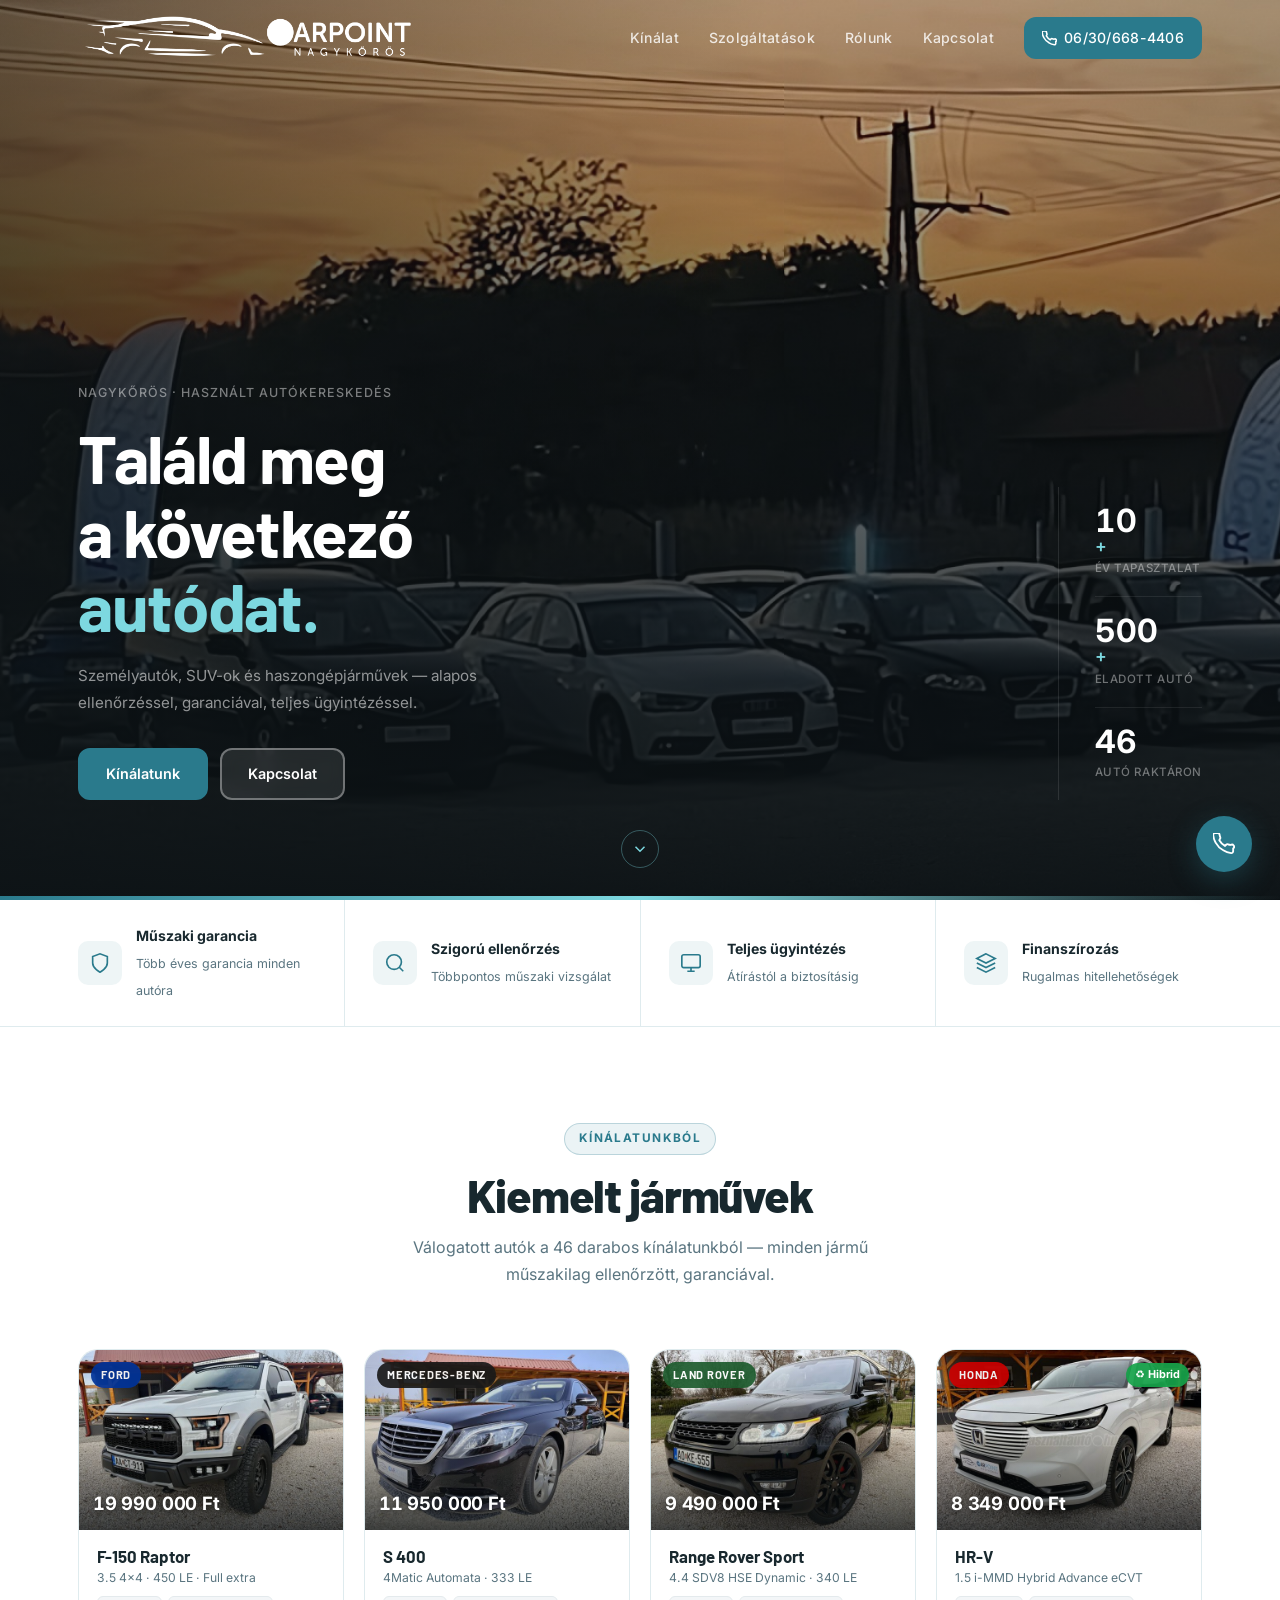
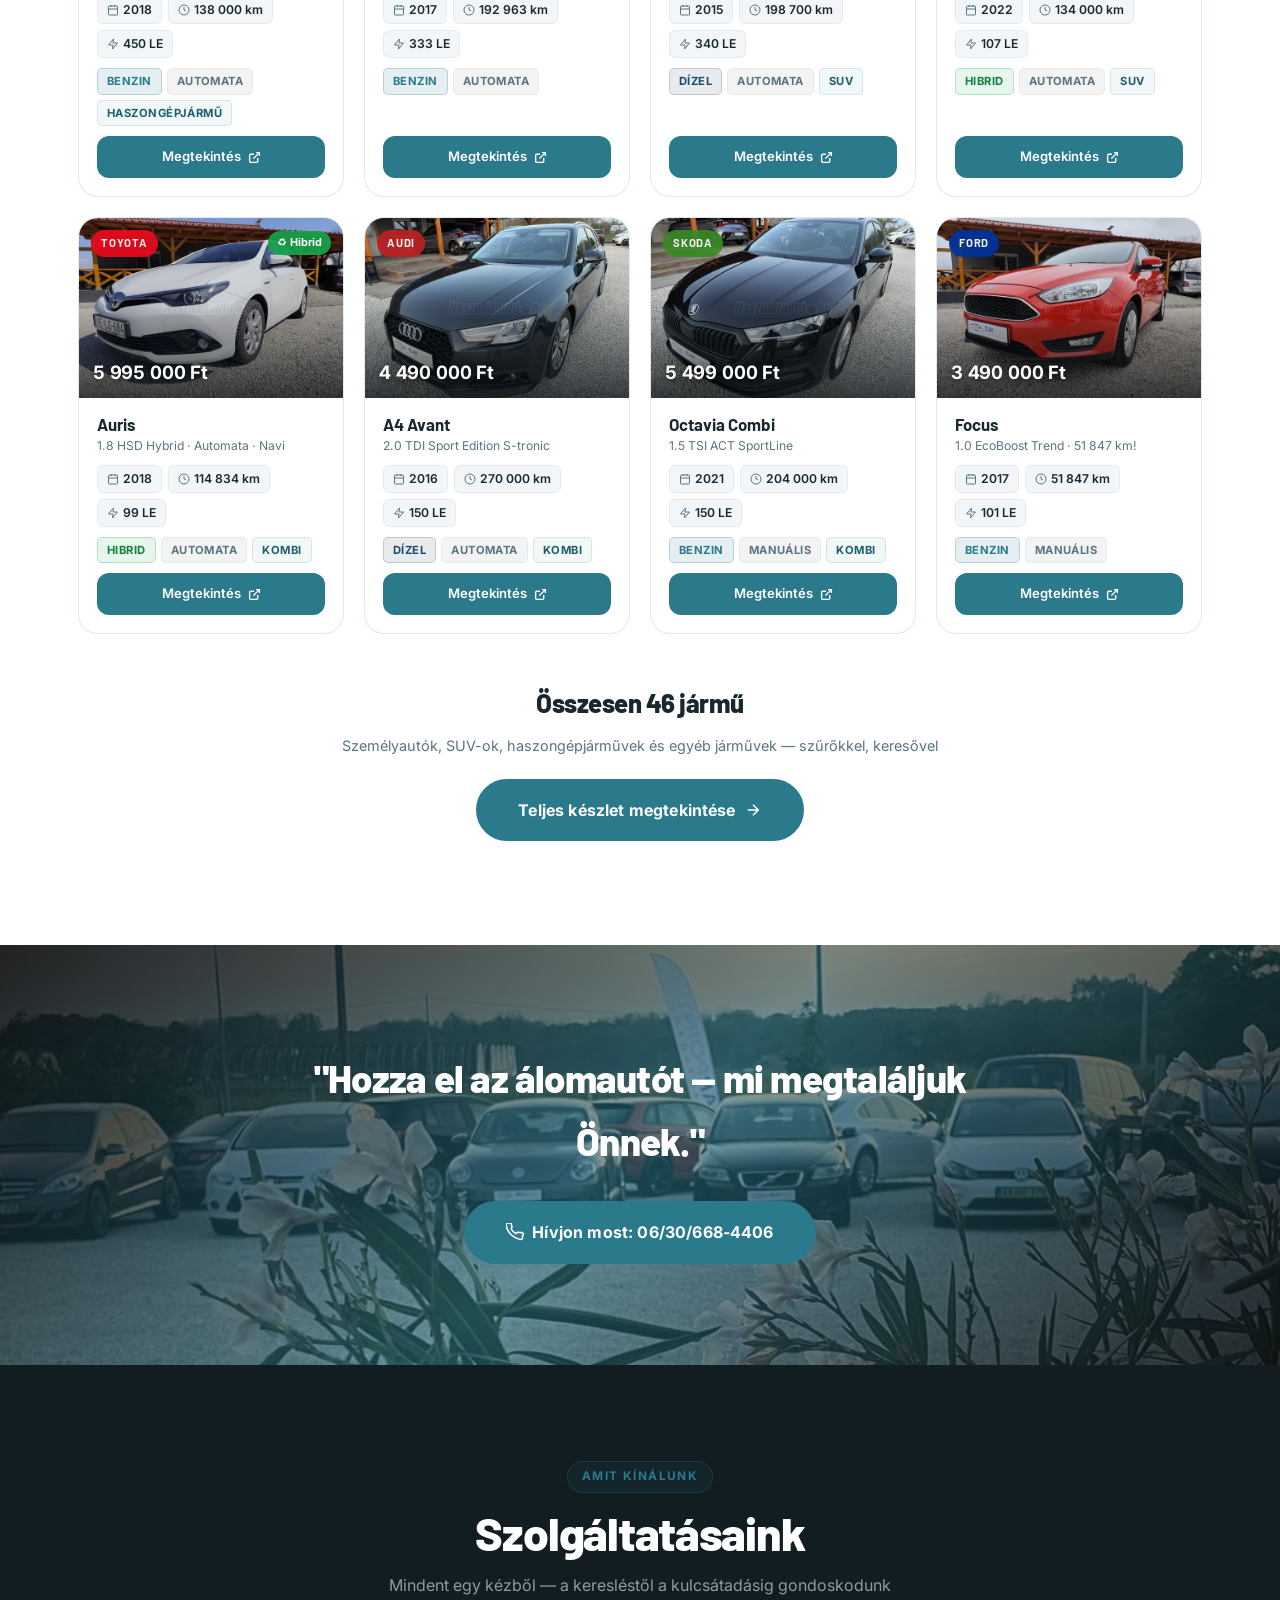
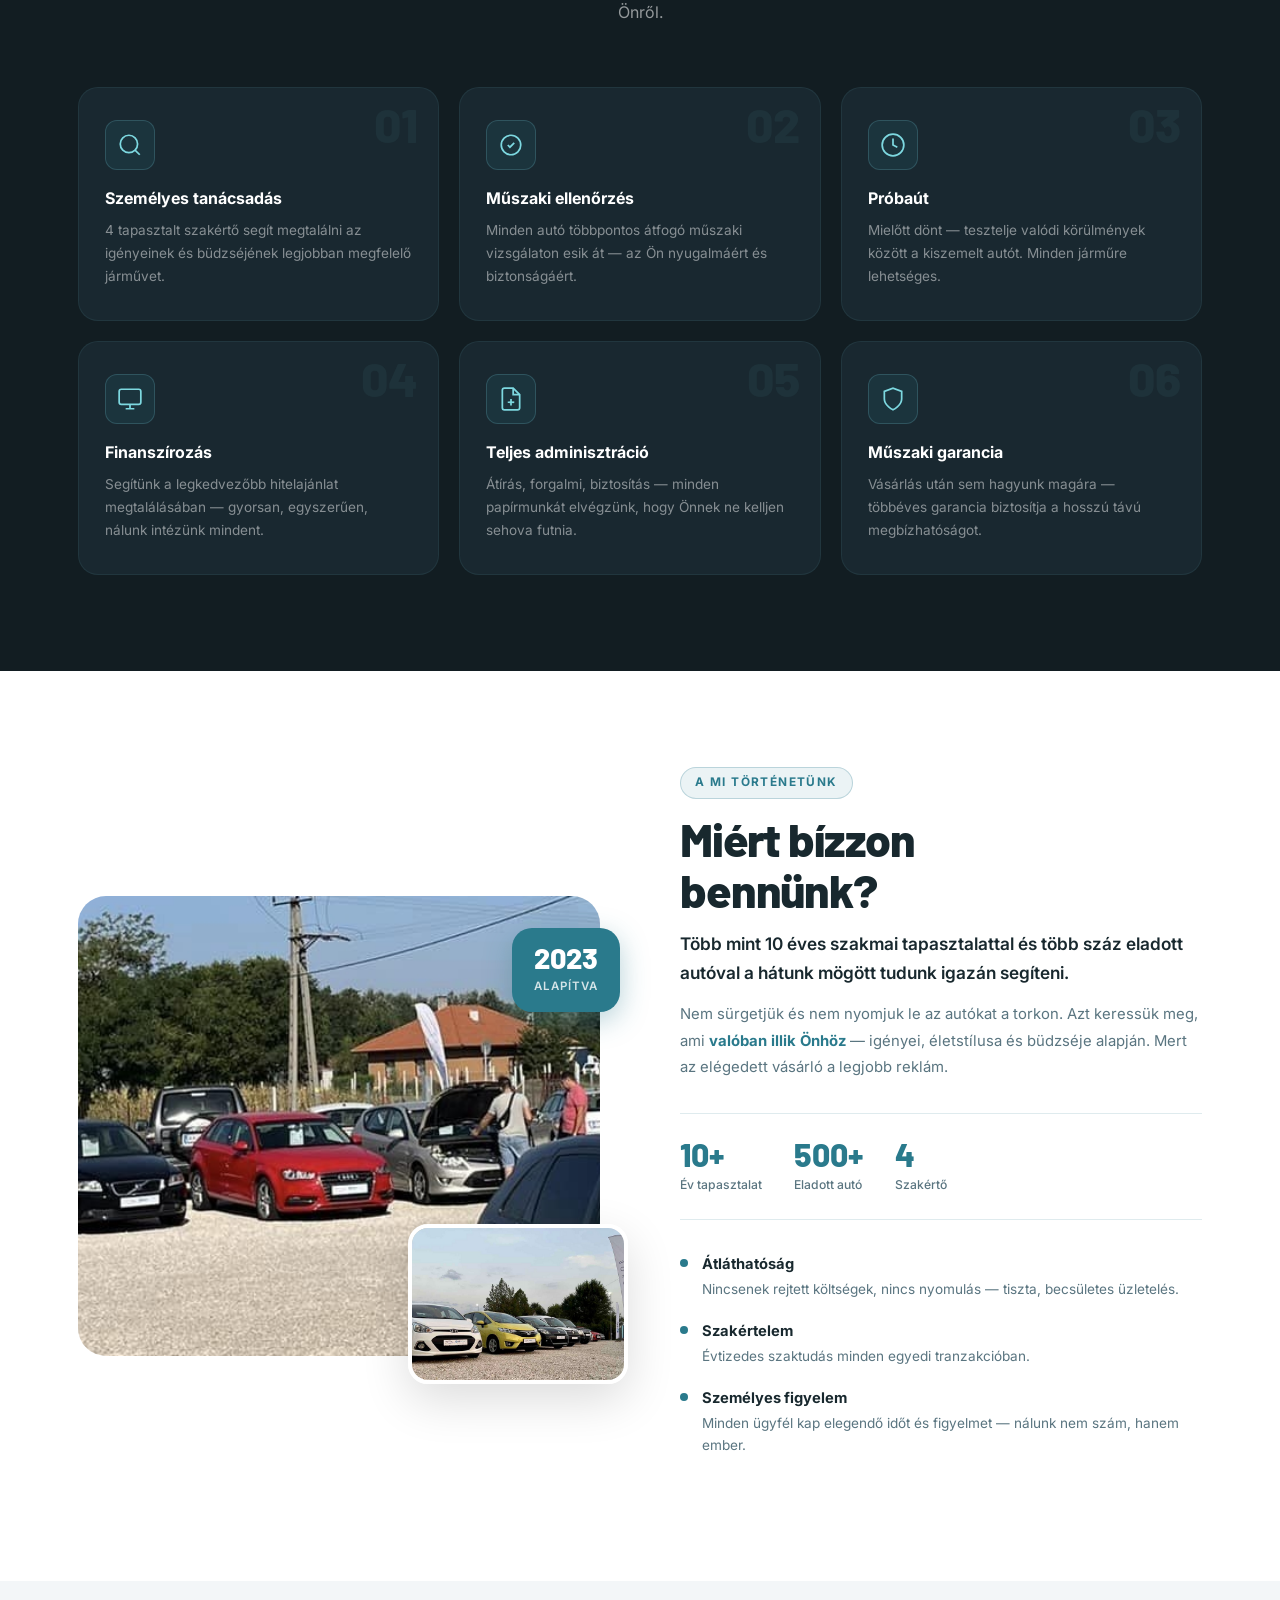
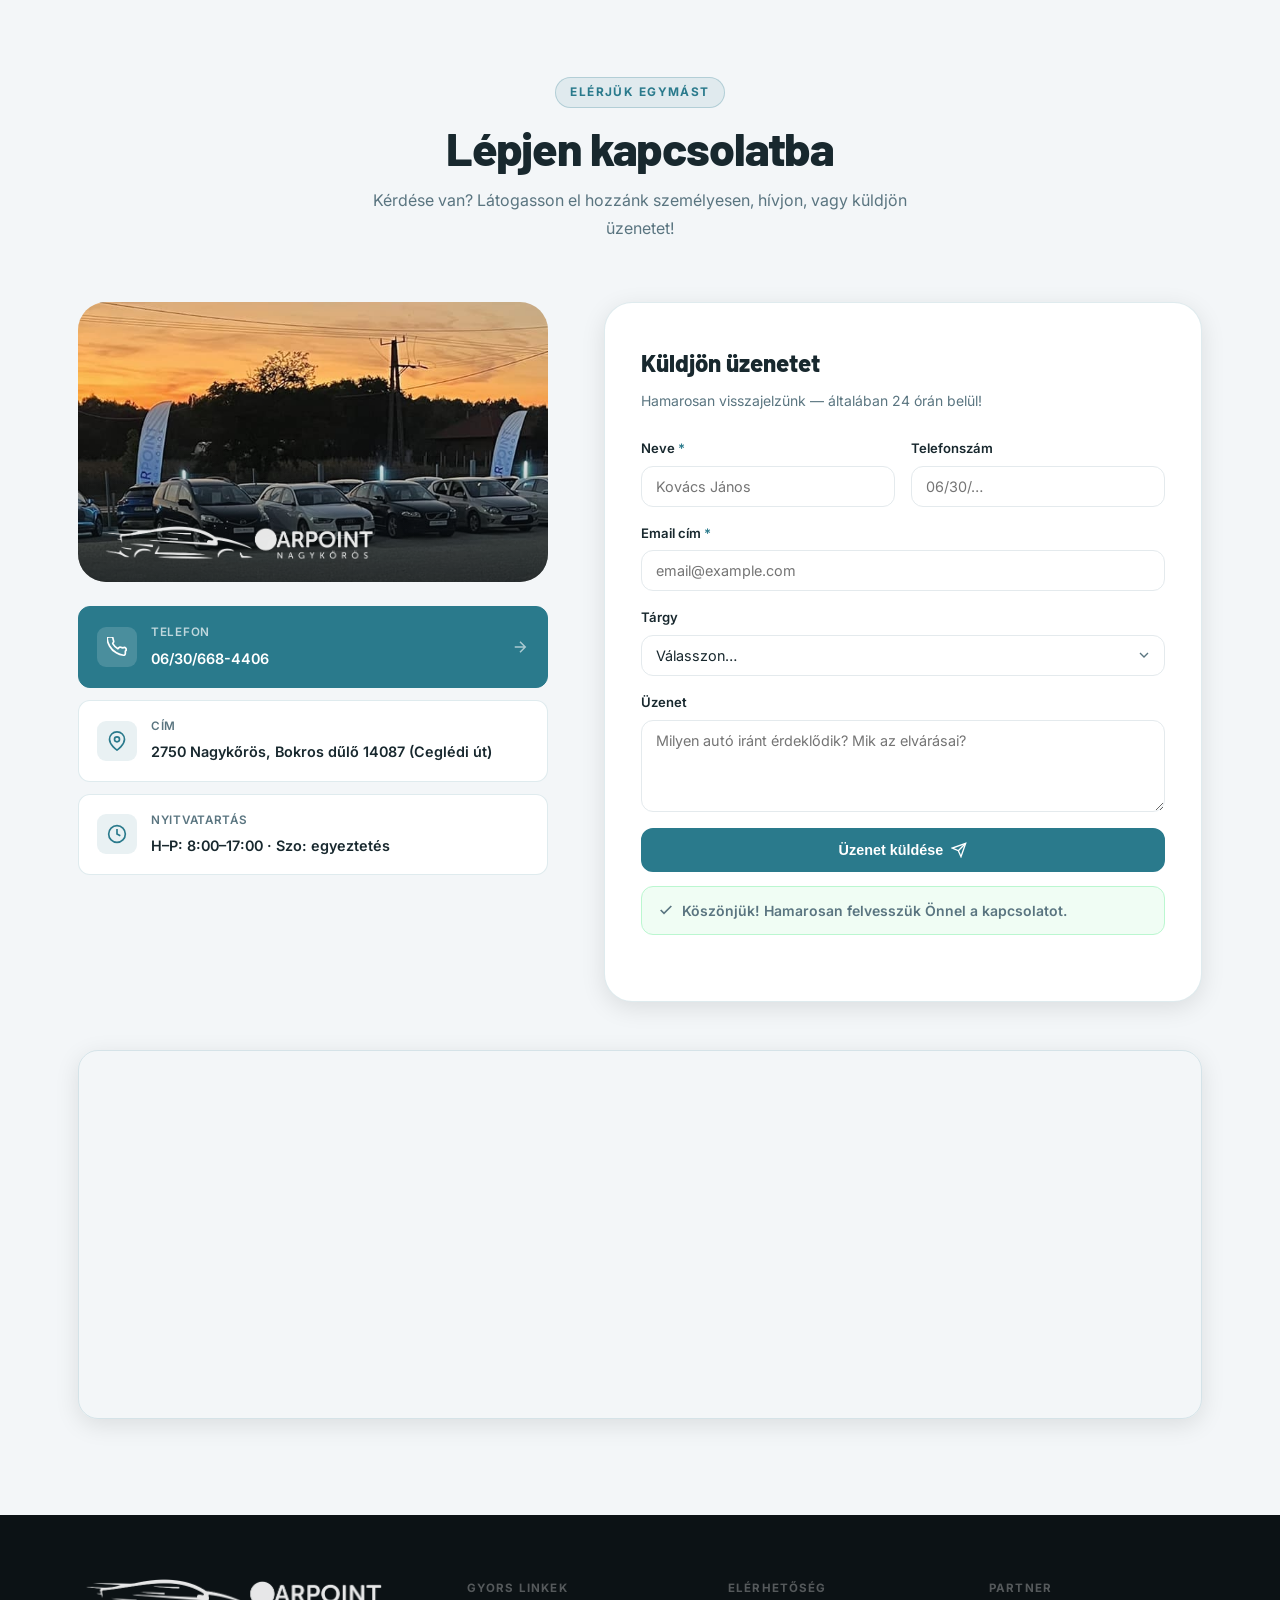
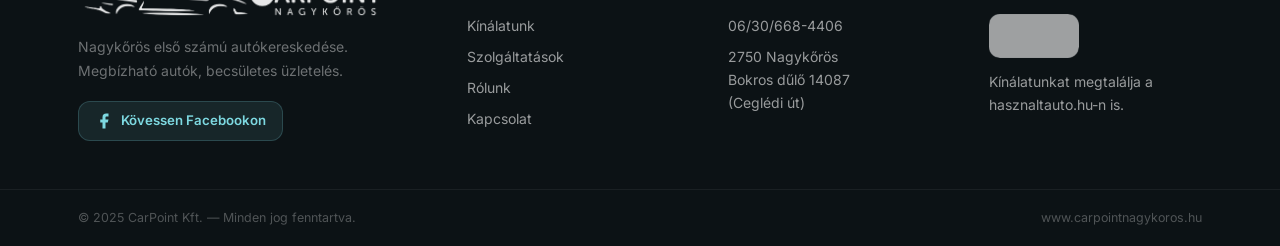
<file: index.html>
<!DOCTYPE html>
<html lang="hu">
<head>
  <meta charset="UTF-8" />
  <meta name="viewport" content="width=device-width, initial-scale=1.0" />
  <meta name="description" content="CarPoint Nagykőrös – Nagykőrös első számú autókereskedése. Minőségi használt autók, finanszírozás, műszaki garancia." />
  <title>CarPoint Nagykőrös</title>
  <link rel="preconnect" href="https://fonts.googleapis.com" />
  <link rel="preconnect" href="https://fonts.gstatic.com" crossorigin />
  <link href="https://fonts.googleapis.com/css2?family=Inter:wght@300;400;500;600;700;800;900&family=Barlow:wght@600;700;800;900&display=swap" rel="stylesheet" />
  <link rel="stylesheet" href="style.css" />
</head>
<body>

  <!-- FLOATING PHONE -->
  <a href="tel:+36306684406" class="phone-float" aria-label="Hívás">
    <svg width="22" height="22" viewBox="0 0 24 24" fill="none" stroke="currentColor" stroke-width="2"><path d="M22 16.92v3a2 2 0 01-2.18 2 19.79 19.79 0 01-8.63-3.07A19.5 19.5 0 013.07 10.8 19.79 19.79 0 01.22 2.18 2 2 0 012.18 0h3a2 2 0 012 1.72c.127.96.361 1.903.7 2.81a2 2 0 01-.45 2.11L6.91 7.91a16 16 0 006.16 6.16l1.27-1.27a2 2 0 012.11-.45c.907.339 1.85.573 2.81.7A2 2 0 0122 16.92z"/></svg>
  </a>

  <!-- NAVBAR -->
  <header class="navbar" id="navbar">
    <div class="nav-container">
      <a href="#hero" class="nav-logo">
        <img src="img/top.png" alt="CarPoint Nagykőrös logó" />
      </a>
      <nav class="nav-links" id="navLinks">
        <a href="#kinalat">Kínálat</a>
        <a href="#szolgaltatasok">Szolgáltatások</a>
        <a href="#rolunk">Rólunk</a>
        <a href="#kapcsolat">Kapcsolat</a>
        <a href="tel:+36306684406" class="nav-cta">
          <svg width="15" height="15" viewBox="0 0 24 24" fill="none" stroke="currentColor" stroke-width="2.5"><path d="M22 16.92v3a2 2 0 01-2.18 2 19.79 19.79 0 01-8.63-3.07A19.5 19.5 0 013.07 10.8 19.79 19.79 0 01.22 2.18 2 2 0 012.18 0h3a2 2 0 012 1.72c.127.96.361 1.903.7 2.81a2 2 0 01-.45 2.11L6.91 7.91a16 16 0 006.16 6.16l1.27-1.27a2 2 0 012.11-.45c.907.339 1.85.573 2.81.7A2 2 0 0122 16.92z"/></svg>
          06/30/668-4406
        </a>
      </nav>
      <button class="burger" id="burger" aria-label="Menü">
        <span></span><span></span><span></span>
      </button>
    </div>
  </header>

  <!-- ═══ HERO ═══ -->
  <section class="hero" id="hero">
    <div class="hero-img">
      <img src="img/upscalemedia-transformed.jpeg" alt="CarPoint autókereskedés" />
    </div>
    <div class="hero-gradient"></div>

    <!-- Diagonal deco line -->
    <div class="hero-deco-line"></div>

    <div class="hero-body">
      <div class="hero-left">
        <p class="hero-eyebrow">Nagykőrös · Használt autókereskedés</p>
        <h1 class="hero-h1">
          Találd meg<br/>a következő<br/><em>autódat.</em>
        </h1>
        <p class="hero-p">Személyautók, SUV-ok és haszongépjárművek — alapos ellenőrzéssel, garanciával, teljes ügyintézéssel.</p>
        <div class="hero-btns">
          <a href="#kinalat" class="btn-teal">Kínálatunk</a>
          <a href="#kapcsolat" class="btn-ghost">Kapcsolat</a>
        </div>
      </div>

      <div class="hero-stats-col">
        <div class="stat-item">
          <span class="sg-num" data-target="10">0</span><span class="sg-plus">+</span>
          <span class="sg-label">Év tapasztalat</span>
        </div>
        <div class="stat-divider"></div>
        <div class="stat-item">
          <span class="sg-num" data-target="500">0</span><span class="sg-plus">+</span>
          <span class="sg-label">Eladott autó</span>
        </div>
        <div class="stat-divider"></div>
        <div class="stat-item">
          <span class="sg-num" data-target="46">0</span>
          <span class="sg-label">Autó raktáron</span>
        </div>
      </div>
    </div>

    <a href="#trust" class="hero-scroll">
      <svg width="18" height="18" viewBox="0 0 24 24" fill="none" stroke="currentColor" stroke-width="2"><path d="M6 9l6 6 6-6"/></svg>
    </a>
  </section>

  <!-- ═══ TRUST SÁV ═══ -->
  <section class="trust-bar" id="trust">
    <div class="trust-inner">
      <div class="trust-item">
        <div class="ti-icon">
          <svg width="22" height="22" viewBox="0 0 24 24" fill="none" stroke="currentColor" stroke-width="1.8"><path d="M12 22s8-4 8-10V5l-8-3-8 3v7c0 6 8 10 8 10z"/></svg>
        </div>
        <div>
          <strong>Műszaki garancia</strong>
          <span>Több éves garancia minden autóra</span>
        </div>
      </div>
      <div class="trust-sep"></div>
      <div class="trust-item">
        <div class="ti-icon">
          <svg width="22" height="22" viewBox="0 0 24 24" fill="none" stroke="currentColor" stroke-width="1.8"><circle cx="11" cy="11" r="8"/><path d="M21 21l-4.35-4.35"/></svg>
        </div>
        <div>
          <strong>Szigorú ellenőrzés</strong>
          <span>Többpontos műszaki vizsgálat</span>
        </div>
      </div>
      <div class="trust-sep"></div>
      <div class="trust-item">
        <div class="ti-icon">
          <svg width="22" height="22" viewBox="0 0 24 24" fill="none" stroke="currentColor" stroke-width="1.8"><rect x="2" y="3" width="20" height="14" rx="2"/><path d="M8 21h8M12 17v4"/></svg>
        </div>
        <div>
          <strong>Teljes ügyintézés</strong>
          <span>Átírástól a biztosításig</span>
        </div>
      </div>
      <div class="trust-sep"></div>
      <div class="trust-item">
        <div class="ti-icon">
          <svg width="22" height="22" viewBox="0 0 24 24" fill="none" stroke="currentColor" stroke-width="1.8"><path d="M12 2L2 7l10 5 10-5-10-5zM2 17l10 5 10-5M2 12l10 5 10-5"/></svg>
        </div>
        <div>
          <strong>Finanszírozás</strong>
          <span>Rugalmas hitellehetőségek</span>
        </div>
      </div>
    </div>
  </section>

  <!-- ═══ KÍNÁLAT ═══ -->
  <section class="section" id="kinalat">
    <div class="container">
      <div class="sec-head">
        <span class="sec-tag">Kínálatunkból</span>
        <h2 class="sec-h2">Kiemelt járművek</h2>
        <p class="sec-sub">Válogatott autók a 46 darabos kínálatunkból — minden jármű műszakilag ellenőrzött, garanciával.</p>
      </div>

      <!-- ── Featured 8 grid ── -->
      <div class="inv-grid" id="featuredGrid"></div>

      <!-- ── CTA: full inventory ── -->
      <div class="featured-cta">
        <div class="fcta-left">
          <strong>Összesen 46 jármű</strong>
          <span>Személyautók, SUV-ok, haszongépjárművek és egyéb járművek — szűrőkkel, keresővel</span>
        </div>
        <a href="keszlet.html" class="btn-teal btn-lg">
          Teljes készlet megtekintése
          <svg width="18" height="18" viewBox="0 0 24 24" fill="none" stroke="currentColor" stroke-width="2"><path d="M5 12h14M12 5l7 7-7 7"/></svg>
        </a>
      </div>
    </div>
  </section>

  <!-- ═══ SUNSET BANNER ═══ -->
  <div class="sunset-banner">
    <img src="img/third.jpg" alt="" aria-hidden="true" />
    <div class="sb-overlay"></div>
    <div class="sb-content">
      <h2>"Hozza el az álomautót — mi megtaláljuk Önnek."</h2>
      <a href="tel:+36306684406" class="btn-teal btn-lg">
        <svg width="18" height="18" viewBox="0 0 24 24" fill="none" stroke="currentColor" stroke-width="2"><path d="M22 16.92v3a2 2 0 01-2.18 2 19.79 19.79 0 01-8.63-3.07A19.5 19.5 0 013.07 10.8 19.79 19.79 0 01.22 2.18 2 2 0 012.18 0h3a2 2 0 012 1.72c.127.96.361 1.903.7 2.81a2 2 0 01-.45 2.11L6.91 7.91a16 16 0 006.16 6.16l1.27-1.27a2 2 0 012.11-.45c.907.339 1.85.573 2.81.7A2 2 0 0122 16.92z"/></svg>
        Hívjon most: 06/30/668-4406
      </a>
    </div>
  </div>

  <!-- ═══ SZOLGÁLTATÁSOK ═══ -->
  <section class="section section-dark" id="szolgaltatasok">
    <div class="container">
      <div class="sec-head light">
        <span class="sec-tag">Amit kínálunk</span>
        <h2 class="sec-h2">Szolgáltatásaink</h2>
        <p class="sec-sub">Mindent egy kézből — a keresléstől a kulcsátadásig gondoskodunk Önről.</p>
      </div>

      <div class="svc-grid">
        <div class="svc-card reveal-dark">
          <div class="svc-num">01</div>
          <div class="svc-icon">
            <svg width="26" height="26" viewBox="0 0 24 24" fill="none" stroke="currentColor" stroke-width="1.6"><circle cx="11" cy="11" r="8"/><path d="M21 21l-4.35-4.35"/></svg>
          </div>
          <h3>Személyes tanácsadás</h3>
          <p>4 tapasztalt szakértő segít megtalálni az igényeinek és büdzséjének legjobban megfelelő járművet.</p>
        </div>
        <div class="svc-card reveal-dark">
          <div class="svc-num">02</div>
          <div class="svc-icon">
            <svg width="26" height="26" viewBox="0 0 24 24" fill="none" stroke="currentColor" stroke-width="1.6"><path d="M9 12l2 2 4-4m6 2a9 9 0 11-18 0 9 9 0 0118 0z"/></svg>
          </div>
          <h3>Műszaki ellenőrzés</h3>
          <p>Minden autó többpontos átfogó műszaki vizsgálaton esik át — az Ön nyugalmáért és biztonságáért.</p>
        </div>
        <div class="svc-card reveal-dark">
          <div class="svc-num">03</div>
          <div class="svc-icon">
            <svg width="26" height="26" viewBox="0 0 24 24" fill="none" stroke="currentColor" stroke-width="1.6"><circle cx="12" cy="12" r="10"/><polyline points="12 6 12 12 16 14"/></svg>
          </div>
          <h3>Próbaút</h3>
          <p>Mielőtt dönt — tesztelje valódi körülmények között a kiszemelt autót. Minden járműre lehetséges.</p>
        </div>
        <div class="svc-card reveal-dark">
          <div class="svc-num">04</div>
          <div class="svc-icon">
            <svg width="26" height="26" viewBox="0 0 24 24" fill="none" stroke="currentColor" stroke-width="1.6"><rect x="2" y="3" width="20" height="14" rx="2"/><path d="M8 21h8M12 17v4"/></svg>
          </div>
          <h3>Finanszírozás</h3>
          <p>Segítünk a legkedvezőbb hitelajánlat megtalálásában — gyorsan, egyszerűen, nálunk intézünk mindent.</p>
        </div>
        <div class="svc-card reveal-dark">
          <div class="svc-num">05</div>
          <div class="svc-icon">
            <svg width="26" height="26" viewBox="0 0 24 24" fill="none" stroke="currentColor" stroke-width="1.6"><path d="M14 2H6a2 2 0 00-2 2v16a2 2 0 002 2h12a2 2 0 002-2V8z"/><polyline points="14 2 14 8 20 8"/><line x1="12" y1="18" x2="12" y2="12"/><line x1="9" y1="15" x2="15" y2="15"/></svg>
          </div>
          <h3>Teljes adminisztráció</h3>
          <p>Átírás, forgalmi, biztosítás — minden papírmunkát elvégzünk, hogy Önnek ne kelljen sehova futnia.</p>
        </div>
        <div class="svc-card reveal-dark">
          <div class="svc-num">06</div>
          <div class="svc-icon">
            <svg width="26" height="26" viewBox="0 0 24 24" fill="none" stroke="currentColor" stroke-width="1.6"><path d="M12 22s8-4 8-10V5l-8-3-8 3v7c0 6 8 10 8 10z"/></svg>
          </div>
          <h3>Műszaki garancia</h3>
          <p>Vásárlás után sem hagyunk magára — többéves garancia biztosítja a hosszú távú megbízhatóságot.</p>
        </div>
      </div>
    </div>
  </section>

  <!-- ═══ RÓLUNK ═══ -->
  <section class="section" id="rolunk">
    <div class="container">
      <div class="about-grid">
        <div class="about-img-side reveal">
          <div class="about-main-img">
            <img src="img/second.jpg" alt="CarPoint telep nappal" />
          </div>
          <div class="about-small-img">
            <img src="img/about.jpg" alt="CarPoint kínálat" />
          </div>
          <div class="about-badge">
            <div class="ab-year">2023</div>
            <div class="ab-text">Alapítva</div>
          </div>
        </div>

        <div class="about-text-side reveal">
          <span class="sec-tag">A mi történetünk</span>
          <h2 class="sec-h2 left">Miért bízzon<br/>bennünk?</h2>
          <p class="about-lead">Több mint 10 éves szakmai tapasztalattal és több száz eladott autóval a hátunk mögött tudunk igazán segíteni.</p>
          <p class="about-body">Nem sürgetjük és nem nyomjuk le az autókat a torkon. Azt keressük meg, ami <strong>valóban illik Önhöz</strong> — igényei, életstílusa és büdzséje alapján. Mert az elégedett vásárló a legjobb reklám.</p>

          <div class="about-numbers">
            <div class="an-item">
              <span class="an-num">10+</span>
              <span class="an-label">Év tapasztalat</span>
            </div>
            <div class="an-item">
              <span class="an-num">500+</span>
              <span class="an-label">Eladott autó</span>
            </div>
            <div class="an-item">
              <span class="an-num">4</span>
              <span class="an-label">Szakértő</span>
            </div>
          </div>

          <div class="about-values">
            <div class="av-item">
              <div class="av-dot"></div>
              <div>
                <strong>Átláthatóság</strong>
                <p>Nincsenek rejtett költségek, nincs nyomulás — tiszta, becsületes üzletelés.</p>
              </div>
            </div>
            <div class="av-item">
              <div class="av-dot"></div>
              <div>
                <strong>Szakértelem</strong>
                <p>Évtizedes szaktudás minden egyedi tranzakcióban.</p>
              </div>
            </div>
            <div class="av-item">
              <div class="av-dot"></div>
              <div>
                <strong>Személyes figyelem</strong>
                <p>Minden ügyfél kap elegendő időt és figyelmet — nálunk nem szám, hanem ember.</p>
              </div>
            </div>
          </div>
        </div>
      </div>
    </div>
  </section>

  <!-- ═══ KAPCSOLAT ═══ -->
  <section class="section section-gray" id="kapcsolat">
    <div class="container">
      <div class="sec-head">
        <span class="sec-tag">Elérjük egymást</span>
        <h2 class="sec-h2">Lépjen kapcsolatba</h2>
        <p class="sec-sub">Kérdése van? Látogasson el hozzánk személyesen, hívjon, vagy küldjön üzenetet!</p>
      </div>

      <div class="contact-grid">
        <div class="contact-left reveal">
          <div class="contact-hero-img">
            <img src="img/first.jpg" alt="CarPoint este" />
            <div class="chi-overlay">
              <div class="chi-logo">
                <img src="img/top.png" alt="CarPoint logó" />
              </div>
            </div>
          </div>

          <div class="cinfo-cards">
            <a href="tel:+36306684406" class="cinfo-card cinfo-phone">
              <div class="cic-icon">
                <svg width="20" height="20" viewBox="0 0 24 24" fill="none" stroke="currentColor" stroke-width="2"><path d="M22 16.92v3a2 2 0 01-2.18 2 19.79 19.79 0 01-8.63-3.07A19.5 19.5 0 013.07 10.8 19.79 19.79 0 01.22 2.18 2 2 0 012.18 0h3a2 2 0 012 1.72c.127.96.361 1.903.7 2.81a2 2 0 01-.45 2.11L6.91 7.91a16 16 0 006.16 6.16l1.27-1.27a2 2 0 012.11-.45c.907.339 1.85.573 2.81.7A2 2 0 0122 16.92z"/></svg>
              </div>
              <div>
                <span class="cic-label">Telefon</span>
                <strong>06/30/668-4406</strong>
              </div>
              <svg class="cic-arrow" width="18" height="18" viewBox="0 0 24 24" fill="none" stroke="currentColor" stroke-width="2"><path d="M5 12h14M12 5l7 7-7 7"/></svg>
            </a>

            <div class="cinfo-card">
              <div class="cic-icon">
                <svg width="20" height="20" viewBox="0 0 24 24" fill="none" stroke="currentColor" stroke-width="2"><path d="M21 10c0 7-9 13-9 13s-9-6-9-13a9 9 0 0118 0z"/><circle cx="12" cy="10" r="3"/></svg>
              </div>
              <div>
                <span class="cic-label">Cím</span>
                <strong>2750 Nagykőrös, Bokros dűlő 14087 (Ceglédi út)</strong>
              </div>
            </div>

            <div class="cinfo-card">
              <div class="cic-icon">
                <svg width="20" height="20" viewBox="0 0 24 24" fill="none" stroke="currentColor" stroke-width="2"><circle cx="12" cy="12" r="10"/><polyline points="12 6 12 12 16 14"/></svg>
              </div>
              <div>
                <span class="cic-label">Nyitvatartás</span>
                <strong>H–P: 8:00–17:00 · Szo: egyeztetés</strong>
              </div>
            </div>
          </div>
        </div>

        <div class="contact-right reveal">
          <form class="cform" onsubmit="handleForm(event)">
            <h3>Küldjön üzenetet</h3>
            <p>Hamarosan visszajelzünk — általában 24 órán belül!</p>

            <div class="cform-row">
              <div class="cform-group">
                <label for="name">Neve <span>*</span></label>
                <input type="text" id="name" name="name" placeholder="Kovács János" required />
              </div>
              <div class="cform-group">
                <label for="phone">Telefonszám</label>
                <input type="tel" id="phone" name="phone" placeholder="06/30/…" />
              </div>
            </div>
            <div class="cform-group">
              <label for="email">Email cím <span>*</span></label>
              <input type="email" id="email" name="email" placeholder="email@example.com" required />
            </div>
            <div class="cform-group">
              <label for="subject">Tárgy</label>
              <select id="subject" name="subject">
                <option value="">Válasszon…</option>
                <option>Autó iránt érdeklődöm</option>
                <option>Finanszírozás kérdés</option>
                <option>Próbaút foglalás</option>
                <option>Egyéb</option>
              </select>
            </div>
            <div class="cform-group">
              <label for="message">Üzenet</label>
              <textarea id="message" name="message" rows="4" placeholder="Milyen autó iránt érdeklődik? Mik az elvárásai?"></textarea>
            </div>
            <button type="submit" class="btn-teal btn-full">
              Üzenet küldése
              <svg width="16" height="16" viewBox="0 0 24 24" fill="none" stroke="currentColor" stroke-width="2"><line x1="22" y1="2" x2="11" y2="13"/><polygon points="22 2 15 22 11 13 2 9 22 2"/></svg>
            </button>
            <p class="cform-success" id="formNote" hidden>
              <svg width="16" height="16" viewBox="0 0 24 24" fill="none" stroke="currentColor" stroke-width="2.5"><polyline points="20 6 9 17 4 12"/></svg>
              Köszönjük! Hamarosan felvesszük Önnel a kapcsolatot.
            </p>
          </form>
        </div>
      </div>

      <div class="map-wrap reveal">
        <iframe
          src="https://www.google.com/maps/embed?pb=!1m18!1m12!1m3!1d1000!2d19.779774!3d47.0631186!2m3!1f0!2f0!3f0!3m2!1i1024!2i768!4f13.1!3m3!1m2!1s0x47417d65b6fe9647%3A0x4ef1325a21a17dd7!2sCarPoint%20Nagyk%C5%91r%C3%B6s!5e0!3m2!1shu!2shu!4v1700000000000"
          width="100%" height="360" style="border:0;" allowfullscreen="" loading="lazy"
          referrerpolicy="no-referrer-when-downgrade"
          title="CarPoint Nagykőrös helyszín">
        </iframe>
      </div>
    </div>
  </section>

  <!-- ═══ FOOTER ═══ -->
  <footer class="footer">
    <div class="footer-top">
      <div class="container footer-top-inner">
        <div class="ft-brand">
          <img src="img/top.png" alt="CarPoint Nagykőrös" class="ft-logo" />
          <p>Nagykőrös első számú autókereskedése.<br/>Megbízható autók, becsületes üzletelés.</p>
          <a href="https://www.facebook.com" target="_blank" rel="noopener" class="ft-fb" aria-label="Facebook">
            <svg width="18" height="18" viewBox="0 0 24 24" fill="currentColor"><path d="M18 2h-3a5 5 0 00-5 5v3H7v4h3v8h4v-8h3l1-4h-4V7a1 1 0 011-1h3z"/></svg>
            Kövessen Facebookon
          </a>
        </div>
        <div class="ft-col">
          <h5>Gyors linkek</h5>
          <a href="#kinalat">Kínálatunk</a>
          <a href="#szolgaltatasok">Szolgáltatások</a>
          <a href="#rolunk">Rólunk</a>
          <a href="#kapcsolat">Kapcsolat</a>
        </div>
        <div class="ft-col">
          <h5>Elérhetőség</h5>
          <a href="tel:+36306684406">06/30/668-4406</a>
          <p>2750 Nagykőrös<br/>Bokros dűlő 14087<br/>(Ceglédi út)</p>
        </div>
        <div class="ft-col">
          <h5>Partner</h5>
          <a href="https://www.hasznaltauto.hu" target="_blank" rel="noopener">
            <img src="img/hahu3.png" alt="hasznaltauto.hu partner" class="ft-hahu" />
          </a>
          <p>Kínálatunkat megtalálja a hasznaltauto.hu-n is.</p>
        </div>
      </div>
    </div>
    <div class="footer-bottom">
      <div class="container footer-bottom-inner">
        <span>&copy; 2025 CarPoint Kft. — Minden jog fenntartva.</span>
        <span>www.carpointnagykoros.hu</span>
      </div>
    </div>
  </footer>

  <script src="cars.js"></script>
  <script src="main.js"></script>
</body>
</html>
</file>
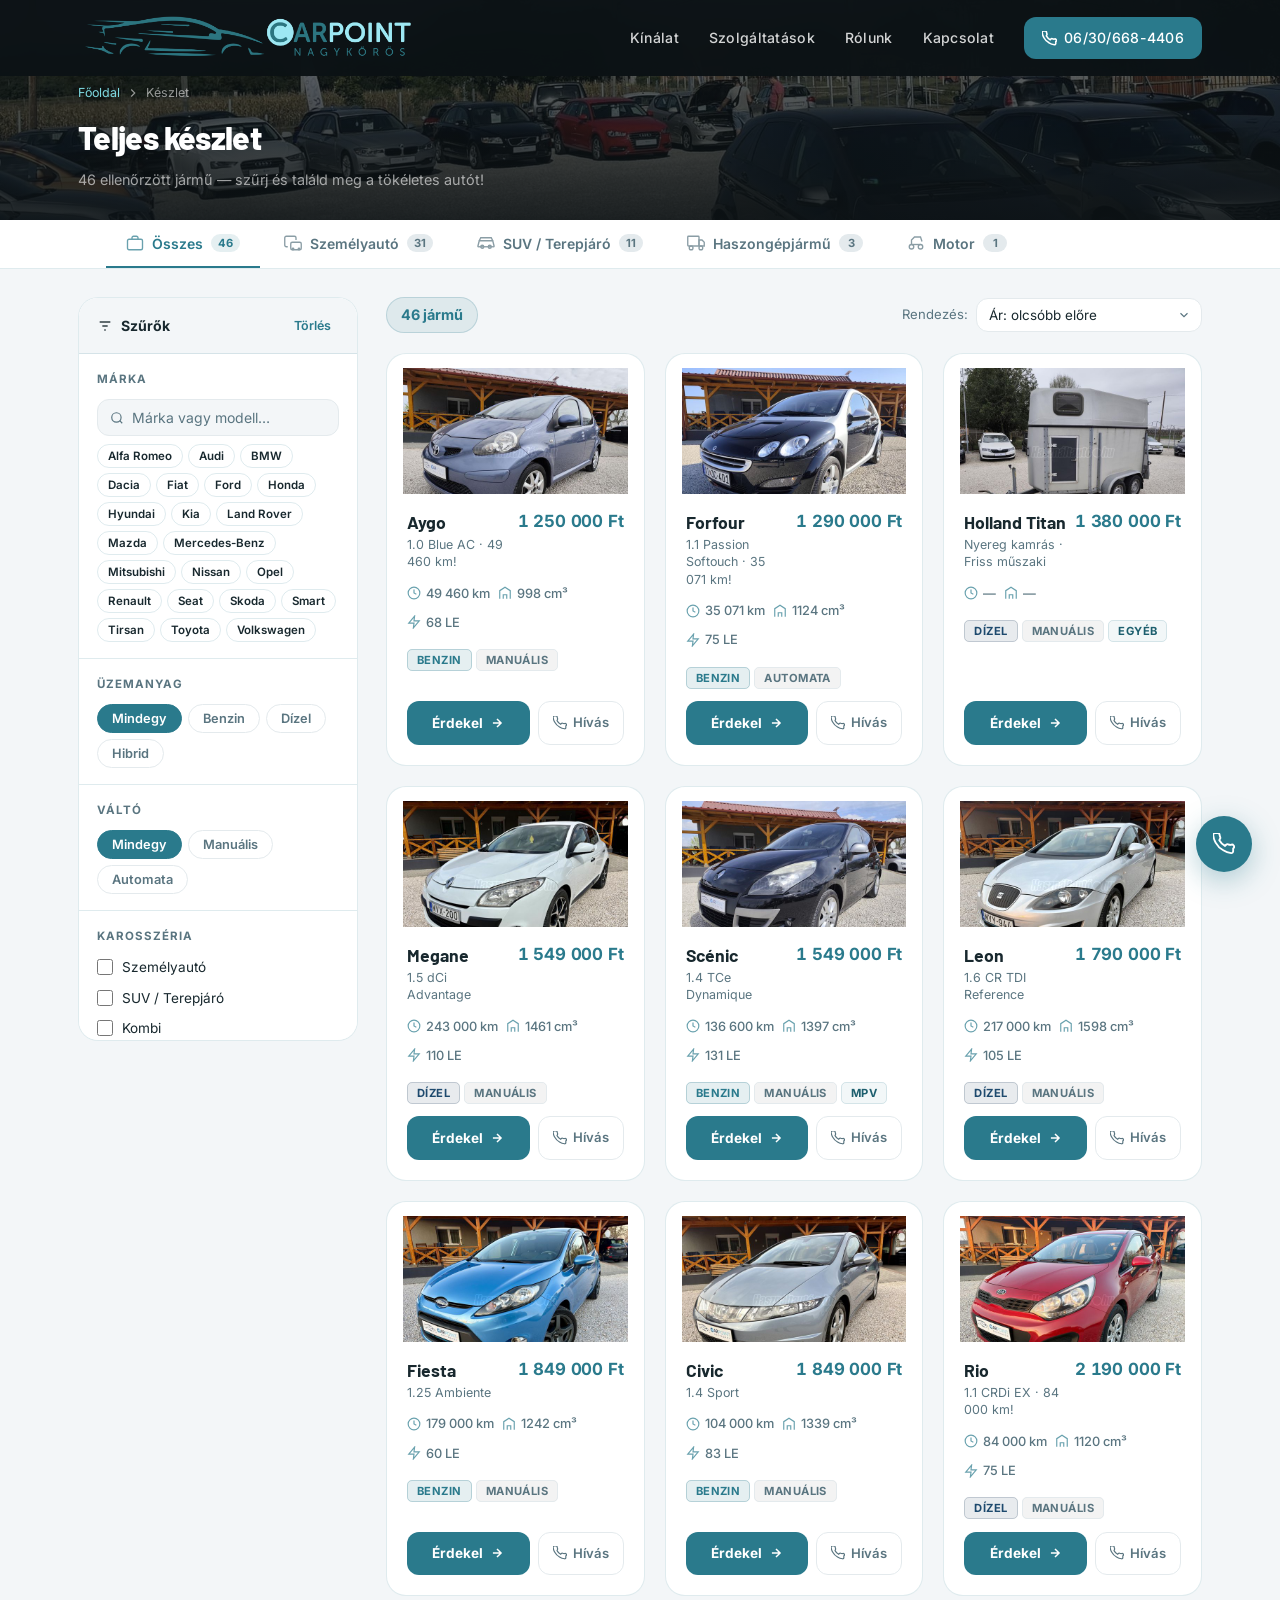
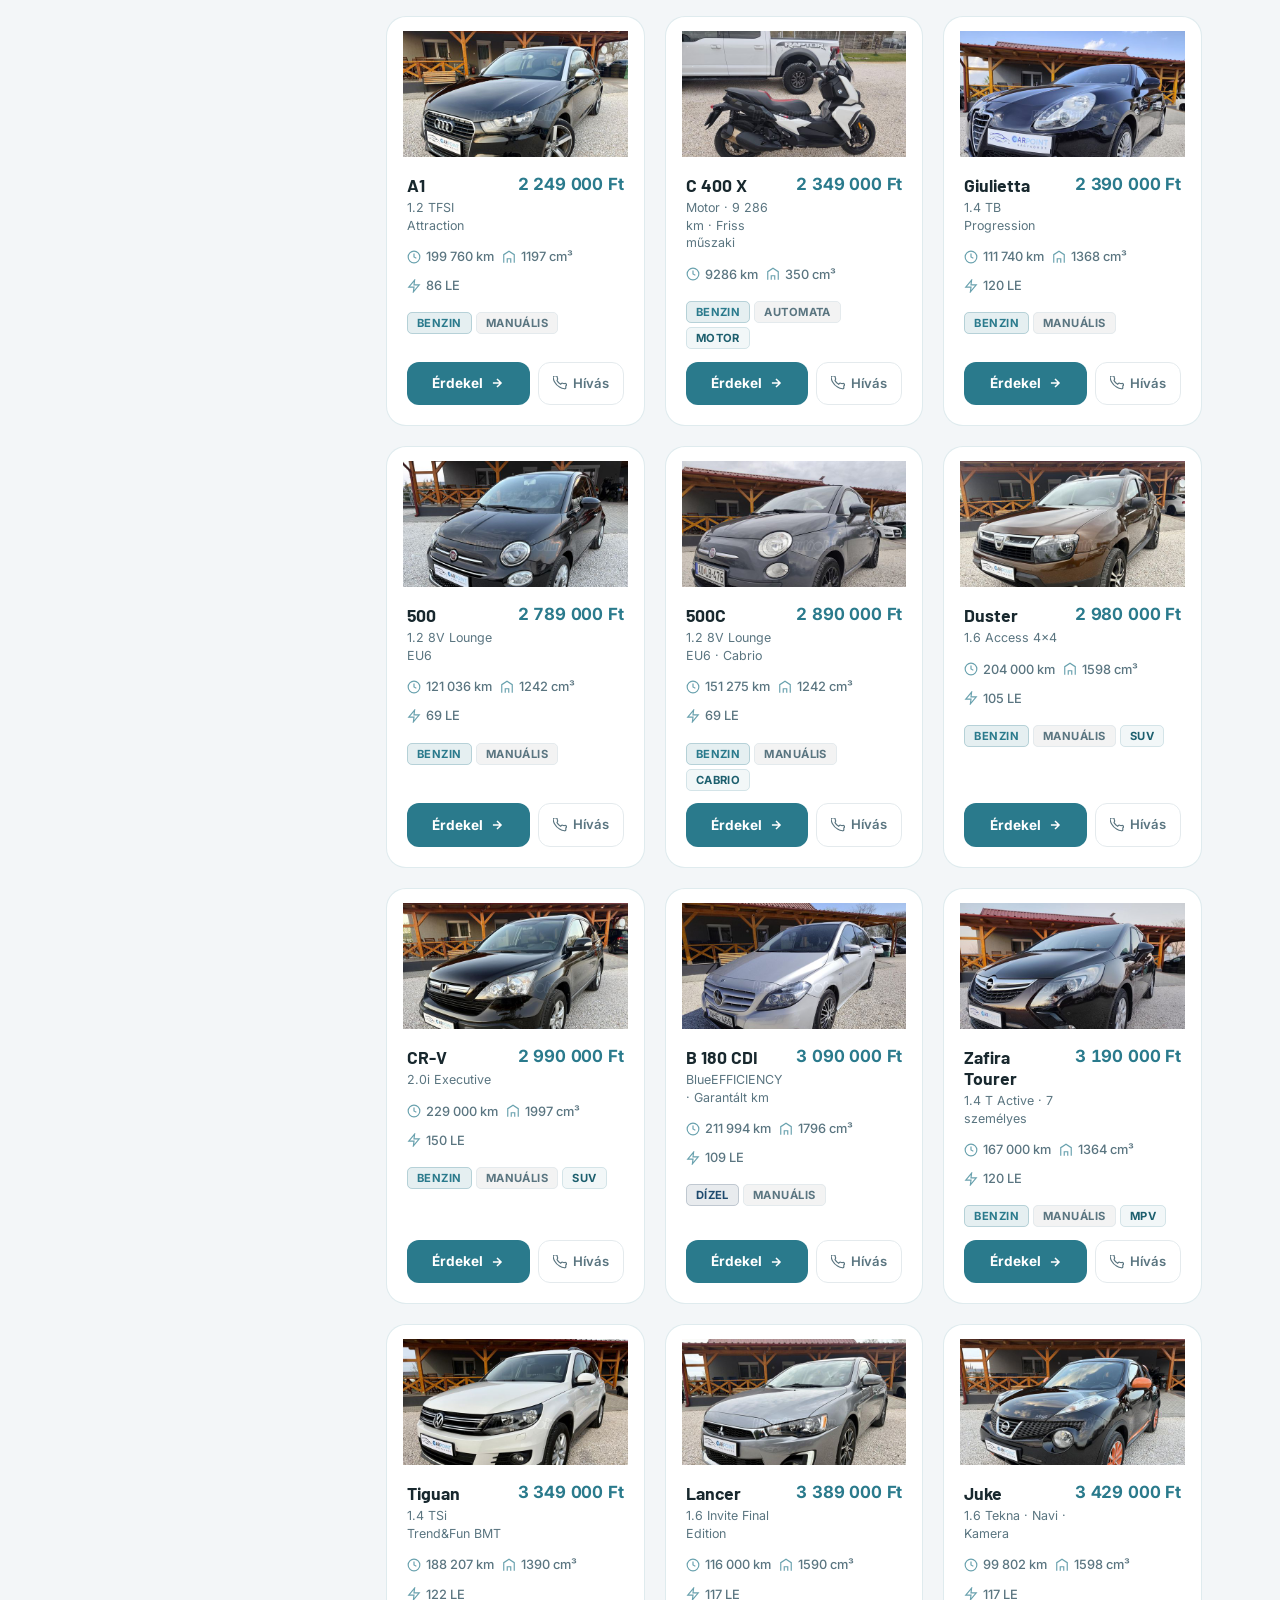
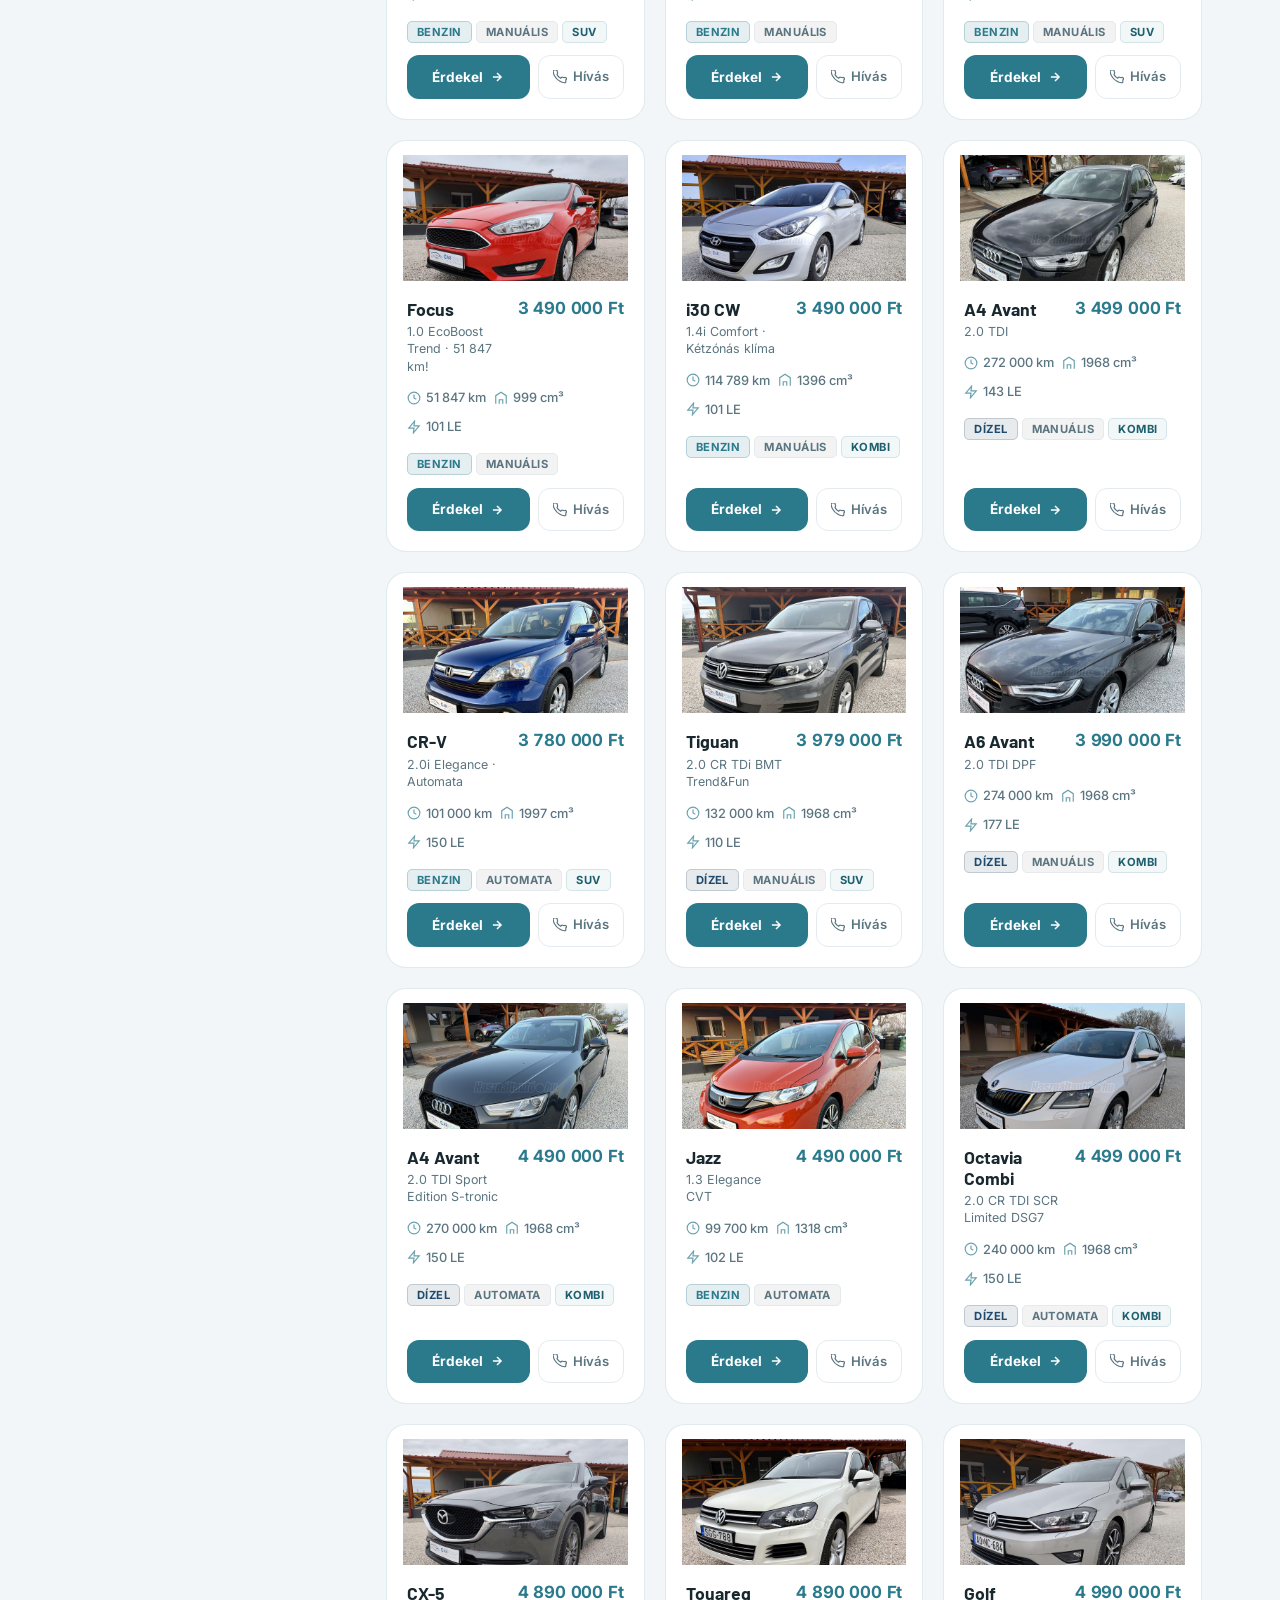
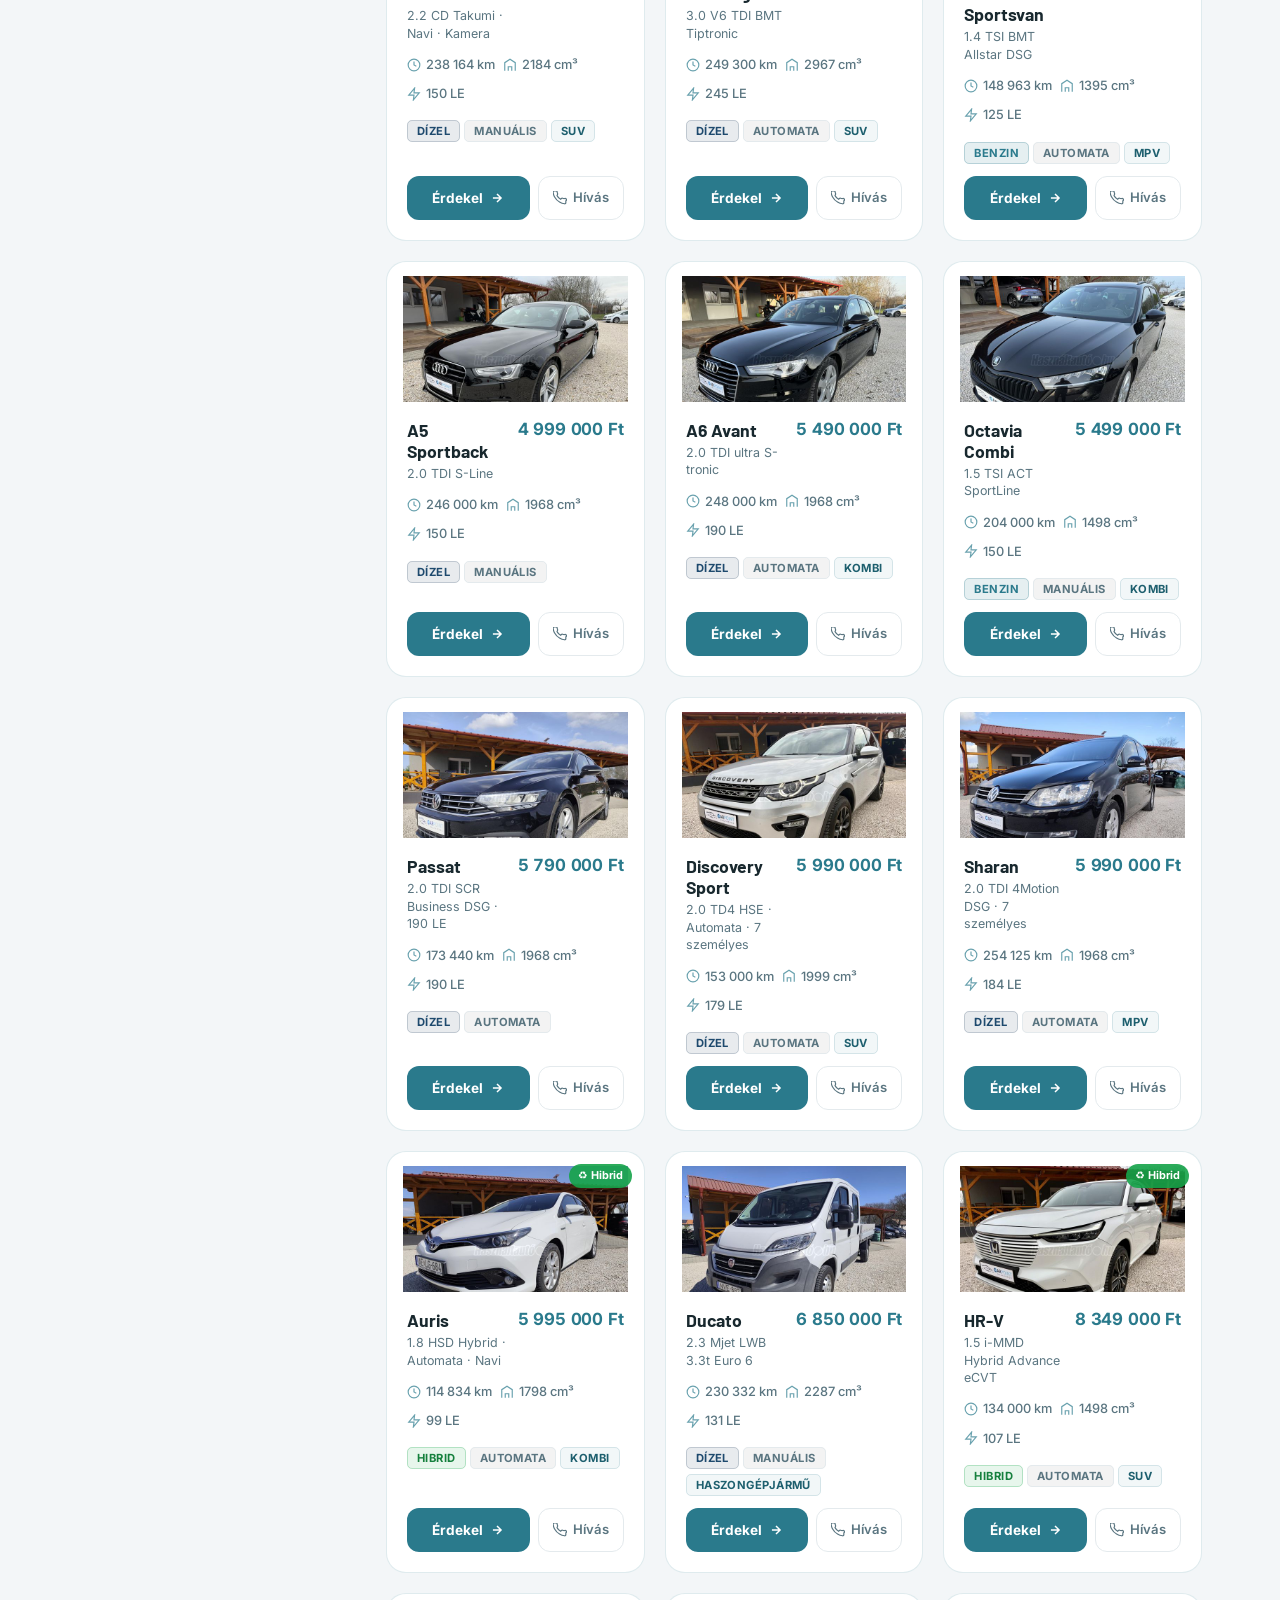
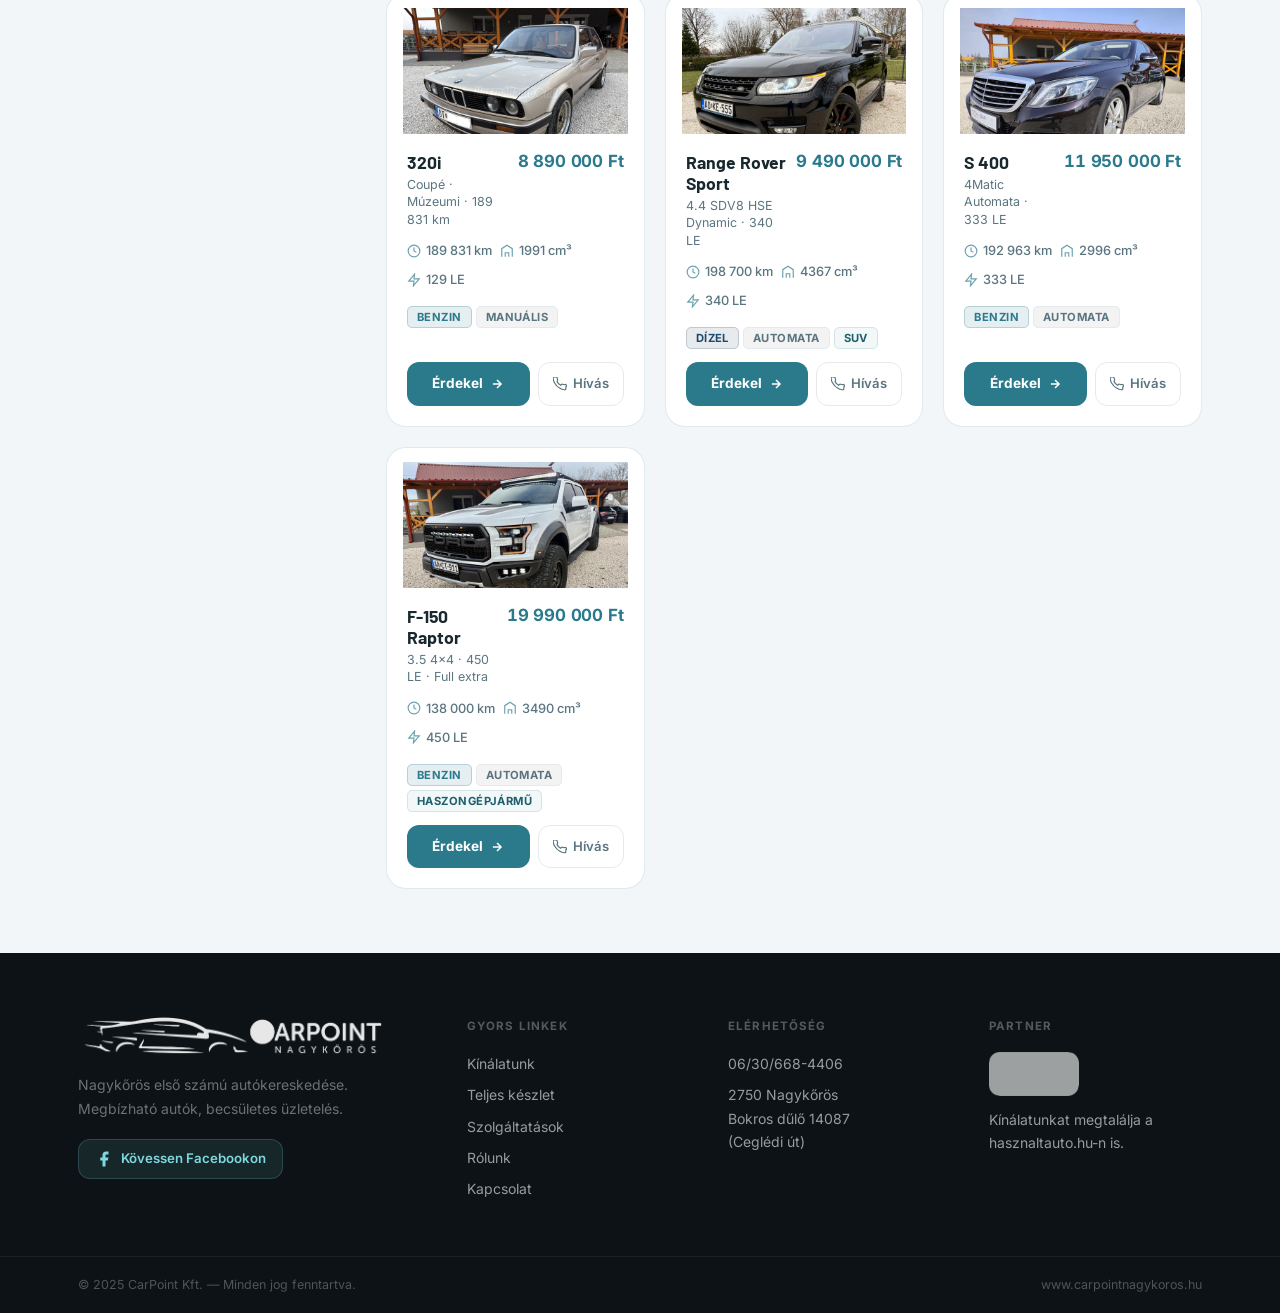
<file: keszlet.html>
<!DOCTYPE html>
<html lang="hu">
<head>
  <meta charset="UTF-8" />
  <meta name="viewport" content="width=device-width, initial-scale=1.0" />
  <meta name="description" content="CarPoint Nagykőrös – Teljes járműkínálat. 46 ellenőrzött személyautó, SUV, haszongépjármű és motor. Szűrj ár, üzemanyag, típus szerint." />
  <title>Készlet – CarPoint Nagykőrös</title>
  <link rel="preconnect" href="https://fonts.googleapis.com" />
  <link rel="preconnect" href="https://fonts.gstatic.com" crossorigin />
  <link href="https://fonts.googleapis.com/css2?family=Inter:wght@300;400;500;600;700;800;900&family=Barlow:wght@600;700;800;900&display=swap" rel="stylesheet" />
  <link rel="stylesheet" href="style.css" />
  <link rel="stylesheet" href="keszlet.css" />
</head>
<body class="page-keszlet">

  <!-- FLOATING PHONE -->
  <a href="tel:+36306684406" class="phone-float" aria-label="Hívás">
    <svg width="22" height="22" viewBox="0 0 24 24" fill="none" stroke="currentColor" stroke-width="2"><path d="M22 16.92v3a2 2 0 01-2.18 2 19.79 19.79 0 01-8.63-3.07A19.5 19.5 0 013.07 10.8 19.79 19.79 0 01.22 2.18 2 2 0 012.18 0h3a2 2 0 012 1.72c.127.96.361 1.903.7 2.81a2 2 0 01-.45 2.11L6.91 7.91a16 16 0 006.16 6.16l1.27-1.27a2 2 0 012.11-.45c.907.339 1.85.573 2.81.7A2 2 0 0122 16.92z"/></svg>
  </a>

  <!-- NAVBAR -->
  <header class="navbar scrolled" id="navbar">
    <div class="nav-container">
      <a href="index.html" class="nav-logo">
        <img src="img/top.png" alt="CarPoint Nagykőrös logó" />
      </a>
      <nav class="nav-links" id="navLinks">
        <a href="index.html#kinalat">Kínálat</a>
        <a href="index.html#szolgaltatasok">Szolgáltatások</a>
        <a href="index.html#rolunk">Rólunk</a>
        <a href="index.html#kapcsolat">Kapcsolat</a>
        <a href="tel:+36306684406" class="nav-cta">
          <svg width="15" height="15" viewBox="0 0 24 24" fill="none" stroke="currentColor" stroke-width="2.5"><path d="M22 16.92v3a2 2 0 01-2.18 2 19.79 19.79 0 01-8.63-3.07A19.5 19.5 0 013.07 10.8 19.79 19.79 0 01.22 2.18 2 2 0 012.18 0h3a2 2 0 012 1.72c.127.96.361 1.903.7 2.81a2 2 0 01-.45 2.11L6.91 7.91a16 16 0 006.16 6.16l1.27-1.27a2 2 0 012.11-.45c.907.339 1.85.573 2.81.7A2 2 0 0122 16.92z"/></svg>
          06/30/668-4406
        </a>
      </nav>
      <button class="burger" id="burger" aria-label="Menü">
        <span></span><span></span><span></span>
      </button>
    </div>
  </header>

  <!-- PAGE HERO -->
  <div class="kp-hero">
    <div class="kp-hero-bg">
      <img src="img/second.jpg" alt="" />
      <div class="kp-hero-overlay"></div>
    </div>
    <div class="kp-hero-content">
      <div class="kp-breadcrumb">
        <a href="index.html">Főoldal</a>
        <svg width="14" height="14" viewBox="0 0 24 24" fill="none" stroke="currentColor" stroke-width="2"><polyline points="9 18 15 12 9 6"/></svg>
        <span>Készlet</span>
      </div>
      <h1>Teljes készlet</h1>
      <p>46 ellenőrzött jármű — szűrj és találd meg a tökéletes autót!</p>
    </div>
  </div>

  <!-- MAIN CONTENT -->
  <main class="kp-main">

    <!-- ── Category tabs ── -->
    <div class="kp-cats">
      <div class="container">
        <div class="cats-inner">
          <button class="cat-btn active" data-cat="">
            <svg width="18" height="18" viewBox="0 0 24 24" fill="none" stroke="currentColor" stroke-width="1.8"><rect x="2" y="7" width="20" height="14" rx="2"/><path d="M16 7V5a2 2 0 00-2-2h-4a2 2 0 00-2 2v2"/><line x1="12" y1="12" x2="12" y2="12.01"/></svg>
            Összes
            <span class="cat-num" id="catNumAll">46</span>
          </button>
          <button class="cat-btn" data-cat="szem">
            <svg width="18" height="18" viewBox="0 0 24 24" fill="none" stroke="currentColor" stroke-width="1.8"><path d="M5 17H3a2 2 0 01-2-2V5a2 2 0 012-2h11a2 2 0 012 2v3"/><rect x="9" y="11" width="14" height="10" rx="2"/><circle cx="12" cy="20" r="1"/><circle cx="20" cy="20" r="1"/></svg>
            Személyautó
            <span class="cat-num" id="catNumSzem"></span>
          </button>
          <button class="cat-btn" data-cat="suv">
            <svg width="18" height="18" viewBox="0 0 24 24" fill="none" stroke="currentColor" stroke-width="1.8"><path d="M1 17l2-8h18l2 8"/><path d="M1 17h22"/><circle cx="7" cy="17" r="2"/><circle cx="17" cy="17" r="2"/><path d="M3 9l2-4h14l2 4"/></svg>
            SUV / Terepjáró
            <span class="cat-num" id="catNumSuv"></span>
          </button>
          <button class="cat-btn" data-cat="haszno">
            <svg width="18" height="18" viewBox="0 0 24 24" fill="none" stroke="currentColor" stroke-width="1.8"><rect x="1" y="3" width="15" height="13" rx="1"/><path d="M16 8h4l3 3v5h-7V8z"/><circle cx="5.5" cy="18.5" r="2.5"/><circle cx="18.5" cy="18.5" r="2.5"/></svg>
            Haszongépjármű
            <span class="cat-num" id="catNumHaszno"></span>
          </button>
          <button class="cat-btn" data-cat="motor">
            <svg width="18" height="18" viewBox="0 0 24 24" fill="none" stroke="currentColor" stroke-width="1.8"><circle cx="18" cy="17" r="3"/><circle cx="6" cy="17" r="3"/><path d="M6 14V8l4-4h8l2 6"/><path d="M6 14h12"/></svg>
            Motor
            <span class="cat-num" id="catNumMotor"></span>
          </button>
        </div>
      </div>
    </div>

    <div class="container kp-layout">

      <!-- ── Sidebar filters ── -->
      <aside class="kp-sidebar" id="sidebar">
        <div class="sb-header">
          <svg width="16" height="16" viewBox="0 0 24 24" fill="none" stroke="currentColor" stroke-width="2"><line x1="4" y1="6" x2="20" y2="6"/><line x1="8" y1="12" x2="16" y2="12"/><line x1="11" y1="18" x2="13" y2="18"/></svg>
          Szűrők
          <button class="sb-reset" id="sbReset">Törlés</button>
        </div>

        <div class="sb-section">
          <label class="sb-label">Márka</label>
          <div class="sb-search">
            <svg width="14" height="14" viewBox="0 0 24 24" fill="none" stroke="currentColor" stroke-width="2"><circle cx="11" cy="11" r="8"/><line x1="21" y1="21" x2="16.65" y2="16.65"/></svg>
            <input type="text" id="kSearch" placeholder="Márka vagy modell…" autocomplete="off"/>
          </div>
          <div class="brand-grid" id="brandGrid"></div>
        </div>

        <div class="sb-section">
          <label class="sb-label">Üzemanyag</label>
          <div class="sb-pill-group" id="fuelPills">
            <button class="sb-pill active" data-val="">Mindegy</button>
            <button class="sb-pill" data-val="Benzin">Benzin</button>
            <button class="sb-pill" data-val="Dízel">Dízel</button>
            <button class="sb-pill" data-val="Hibrid">Hibrid</button>
          </div>
        </div>

        <div class="sb-section">
          <label class="sb-label">Váltó</label>
          <div class="sb-pill-group" id="transPills">
            <button class="sb-pill active" data-val="">Mindegy</button>
            <button class="sb-pill" data-val="Manuális">Manuális</button>
            <button class="sb-pill" data-val="Automata">Automata</button>
          </div>
        </div>

        <div class="sb-section">
          <label class="sb-label">Karosszéria</label>
          <div class="sb-check-group" id="tipusPills">
            <label class="sb-check"><input type="checkbox" value="Személyautó"/> Személyautó</label>
            <label class="sb-check"><input type="checkbox" value="SUV"/> SUV / Terepjáró</label>
            <label class="sb-check"><input type="checkbox" value="Kombi"/> Kombi</label>
            <label class="sb-check"><input type="checkbox" value="MPV"/> MPV / Egyterű</label>
            <label class="sb-check"><input type="checkbox" value="Cabrio"/> Cabrio</label>
            <label class="sb-check"><input type="checkbox" value="Haszongépjármű"/> Haszongépjármű</label>
            <label class="sb-check"><input type="checkbox" value="Motor"/> Motor</label>
          </div>
        </div>

        <div class="sb-section">
          <label class="sb-label">Vételár (Ft)</label>
          <div class="sb-range-row">
            <input type="number" id="kArMin" placeholder="Min" step="100000" min="0" />
            <span>–</span>
            <input type="number" id="kArMax" placeholder="Max" step="100000" min="0" />
          </div>
        </div>

        <div class="sb-section">
          <label class="sb-label">Futásteljesítmény (max km)</label>
          <input type="number" id="kKmMax" class="sb-input-full" placeholder="pl. 150000" step="10000" min="0" />
        </div>

        <div class="sb-section">
          <label class="sb-label">Évjárat</label>
          <div class="sb-range-row">
            <input type="number" id="kEvMin" placeholder="Tól" min="1990" max="2025" />
            <span>–</span>
            <input type="number" id="kEvMax" placeholder="Ig"  min="1990" max="2025" />
          </div>
        </div>

        <button class="sb-apply" id="sbApply">
          <svg width="15" height="15" viewBox="0 0 24 24" fill="none" stroke="currentColor" stroke-width="2"><circle cx="11" cy="11" r="8"/><line x1="21" y1="21" x2="16.65" y2="16.65"/></svg>
          Szűrés alkalmazása
        </button>

        <!-- hasznaltauto.hu badge -->
        <a href="https://www.hasznaltauto.hu/partner/carpoint_nagykoros-17937" target="_blank" rel="noopener" class="sb-hahu">
          <img src="img/hahu3.png" alt="hasznaltauto.hu" />
          <span>Hirdetéseink a hasznaltauto.hu-n</span>
          <svg width="13" height="13" viewBox="0 0 24 24" fill="none" stroke="currentColor" stroke-width="2"><path d="M18 13v6a2 2 0 01-2 2H5a2 2 0 01-2-2V8a2 2 0 012-2h6"/><polyline points="15 3 21 3 21 9"/><line x1="10" y1="14" x2="21" y2="3"/></svg>
        </a>
      </aside>

      <!-- ── Results ── -->
      <div class="kp-results">

        <!-- Toolbar -->
        <div class="kp-toolbar">
          <div class="kp-toolbar-left">
            <span class="kp-count" id="kCount">46 jármű</span>
            <div class="kp-active-filters" id="activeFilters"></div>
          </div>
          <div class="kp-toolbar-right">
            <label class="kp-sort-label">Rendezés:</label>
            <select id="kSort" class="kp-sort-sel">
              <option value="ar_asc">Ár: olcsóbb előre</option>
              <option value="ar_desc">Ár: drágább előre</option>
              <option value="ev_desc">Évjárat: újabb előre</option>
              <option value="ev_asc">Évjárat: régebbi előre</option>
              <option value="km_asc">Futott: kevesebb előre</option>
              <option value="le_desc">Teljesítmény: nagyobb előre</option>
            </select>
          </div>
        </div>

        <!-- Car grid -->
        <div class="kp-grid" id="kGrid"></div>

        <!-- Empty state -->
        <div class="kp-empty" id="kEmpty" hidden>
          <svg width="56" height="56" viewBox="0 0 24 24" fill="none" stroke="currentColor" stroke-width="1.3"><circle cx="11" cy="11" r="8"/><line x1="21" y1="21" x2="16.65" y2="16.65"/></svg>
          <h3>Nincs találat</h3>
          <p>Próbáljon meg más szűrési feltételeket, vagy törölje a szűrőket.</p>
          <button class="btn-teal" id="kEmptyReset">Szűrők törlése</button>
        </div>
      </div>
    </div>
  </main>

  <!-- FOOTER -->
  <footer class="footer">
    <div class="footer-top">
      <div class="container footer-top-inner">
        <div class="ft-brand">
          <img src="img/top.png" alt="CarPoint Nagykőrös" class="ft-logo" />
          <p>Nagykőrös első számú autókereskedése.<br/>Megbízható autók, becsületes üzletelés.</p>
          <a href="https://www.facebook.com" target="_blank" rel="noopener" class="ft-fb" aria-label="Facebook">
            <svg width="18" height="18" viewBox="0 0 24 24" fill="currentColor"><path d="M18 2h-3a5 5 0 00-5 5v3H7v4h3v8h4v-8h3l1-4h-4V7a1 1 0 011-1h3z"/></svg>
            Kövessen Facebookon
          </a>
        </div>
        <div class="ft-col">
          <h5>Gyors linkek</h5>
          <a href="index.html#kinalat">Kínálatunk</a>
          <a href="keszlet.html">Teljes készlet</a>
          <a href="index.html#szolgaltatasok">Szolgáltatások</a>
          <a href="index.html#rolunk">Rólunk</a>
          <a href="index.html#kapcsolat">Kapcsolat</a>
        </div>
        <div class="ft-col">
          <h5>Elérhetőség</h5>
          <a href="tel:+36306684406">06/30/668-4406</a>
          <p>2750 Nagykőrös<br/>Bokros dűlő 14087<br/>(Ceglédi út)</p>
        </div>
        <div class="ft-col">
          <h5>Partner</h5>
          <a href="https://www.hasznaltauto.hu" target="_blank" rel="noopener">
            <img src="img/hahu3.png" alt="hasznaltauto.hu partner" class="ft-hahu" />
          </a>
          <p>Kínálatunkat megtalálja a hasznaltauto.hu-n is.</p>
        </div>
      </div>
    </div>
    <div class="footer-bottom">
      <div class="container footer-bottom-inner">
        <span>&copy; 2025 CarPoint Kft. — Minden jog fenntartva.</span>
        <span>www.carpointnagykoros.hu</span>
      </div>
    </div>
  </footer>

  <script src="cars.js"></script>
  <script src="keszlet.js"></script>
  <script src="main.js"></script>
</body>
</html>
</file>
<file: style.css>
/* ══════════════════════════════════════════
   CARPOINT NAGYKŐRÖS — Premium CSS
   Logó színek: teal #2A7A8C · cyan #7DD8E0
══════════════════════════════════════════ */

*, *::before, *::after { box-sizing: border-box; margin: 0; padding: 0; }

:root {
  /* Brand colors from logo */
  --teal:    #2A7A8C;
  --teal-d:  #1D5F6E;
  --teal-l:  #3A9BAF;
  --cyan:    #7DD8E0;
  --cyan-l:  #A8E8EF;

  /* Neutrals */
  --dark:    #0C1215;
  --dark2:   #121D22;
  --dark3:   #192830;
  --gray:    #F3F6F8;
  --gray2:   #E4EAED;
  --border:  rgba(42,122,140,0.15);
  --text:    #18282E;
  --muted:   #5A7580;
  --white:   #FFFFFF;

  --font:    'Inter', system-ui, sans-serif;
  --font-h:  'Barlow', 'Inter', sans-serif;

  --nav-h:   76px;
  --r:       12px;
  --r-lg:    20px;
  --r-xl:    28px;

  --sh-sm:  0 2px 8px rgba(0,0,0,0.07);
  --sh-md:  0 6px 24px rgba(0,0,0,0.10);
  --sh-lg:  0 16px 48px rgba(0,0,0,0.14);
  --sh-teal: 0 8px 28px rgba(42,122,140,0.35);
}

html { scroll-behavior: smooth; font-size: 16px; }
body {
  font-family: var(--font);
  color: var(--text);
  background: var(--white);
  line-height: 1.65;
  -webkit-font-smoothing: antialiased;
  overflow-x: hidden;
}
img { display: block; max-width: 100%; }
a   { text-decoration: none; color: inherit; }

.container {
  max-width: 1180px;
  margin: 0 auto;
  padding: 0 28px;
}

/* ══ FLOATING PHONE ══ */
.phone-float {
  position: fixed;
  bottom: 28px;
  right: 28px;
  z-index: 200;
  width: 56px; height: 56px;
  background: var(--teal);
  border-radius: 50%;
  display: flex;
  align-items: center;
  justify-content: center;
  color: var(--white);
  box-shadow: var(--sh-teal);
  transition: transform 0.2s, background 0.2s;
}
.phone-float:hover { background: var(--teal-d); transform: scale(1.1); }

/* ══ NAVBAR ══ */
.navbar {
  position: fixed;
  top: 0; left: 0; right: 0;
  z-index: 100;
  height: var(--nav-h);
  transition: background 0.35s, box-shadow 0.35s;
}
.navbar.scrolled {
  background: rgba(12,18,21,0.96);
  backdrop-filter: blur(14px);
  box-shadow: 0 1px 0 rgba(125,216,224,0.1);
}

.nav-container {
  max-width: 1180px;
  margin: 0 auto;
  padding: 0 28px;
  height: var(--nav-h);
  display: flex;
  align-items: center;
  gap: 32px;
}

.nav-logo img {
  height: 44px;
  width: auto;
  object-fit: contain;
  filter: brightness(0) invert(1);
  transition: opacity 0.2s;
}
.navbar.scrolled .nav-logo img { filter: none; }
.nav-logo:hover img { opacity: 0.85; }

.nav-links {
  display: flex;
  align-items: center;
  gap: 30px;
  margin-left: auto;
}
.nav-links a {
  font-size: 0.88rem;
  font-weight: 500;
  color: rgba(255,255,255,0.82);
  letter-spacing: 0.02em;
  transition: color 0.2s;
  position: relative;
}
.nav-links a:not(.nav-cta)::after {
  content: '';
  position: absolute;
  bottom: -3px; left: 0; right: 0;
  height: 1.5px;
  background: var(--cyan);
  transform: scaleX(0);
  transition: transform 0.25s;
  transform-origin: left;
}
.nav-links a:not(.nav-cta):hover { color: var(--cyan-l); }
.nav-links a:not(.nav-cta):hover::after { transform: scaleX(1); }

.nav-cta {
  display: flex;
  align-items: center;
  gap: 7px;
  background: var(--teal);
  color: var(--white) !important;
  padding: 9px 18px;
  border-radius: var(--r);
  font-size: 0.84rem;
  font-weight: 600;
  transition: background 0.2s, transform 0.2s !important;
}
.nav-cta:hover { background: var(--teal-d) !important; transform: translateY(-1px) !important; }
.nav-cta::after { display: none !important; }

.burger {
  display: none;
  flex-direction: column;
  gap: 5px;
  background: none;
  border: none;
  cursor: pointer;
  padding: 6px;
  margin-left: auto;
}
.burger span {
  display: block;
  width: 24px; height: 2px;
  background: var(--white);
  border-radius: 2px;
  transition: transform 0.3s, opacity 0.3s;
}
.burger.open span:nth-child(1) { transform: translateY(7px) rotate(45deg); }
.burger.open span:nth-child(2) { opacity: 0; }
.burger.open span:nth-child(3) { transform: translateY(-7px) rotate(-45deg); }

/* ══ BUTTONS ══ */
.btn-teal {
  display: inline-flex;
  align-items: center;
  gap: 8px;
  background: var(--teal);
  color: var(--white);
  border: 2px solid var(--teal);
  padding: 12px 26px;
  border-radius: var(--r);
  font-size: 0.9rem;
  font-weight: 600;
  cursor: pointer;
  transition: all 0.22s;
  white-space: nowrap;
}
.btn-teal:hover {
  background: var(--teal-d);
  border-color: var(--teal-d);
  transform: translateY(-2px);
  box-shadow: var(--sh-teal);
}
.btn-lg {
  padding: 16px 40px;
  font-size: 1rem;
  font-weight: 700;
  letter-spacing: 0.01em;
  border-radius: 100px;
}

.btn-ghost {
  display: inline-flex;
  align-items: center;
  gap: 8px;
  background: rgba(255,255,255,0.1);
  color: var(--white);
  border: 2px solid rgba(255,255,255,0.35);
  padding: 12px 26px;
  border-radius: var(--r);
  font-size: 0.9rem;
  font-weight: 600;
  cursor: pointer;
  transition: all 0.22s;
  backdrop-filter: blur(8px);
}
.btn-ghost:hover {
  background: rgba(255,255,255,0.18);
  border-color: rgba(255,255,255,0.6);
}

.btn-outline {
  display: inline-flex;
  align-items: center;
  gap: 6px;
  background: transparent;
  color: var(--teal);
  border: 2px solid var(--teal);
  padding: 10px 22px;
  border-radius: var(--r);
  font-size: 0.88rem;
  font-weight: 600;
  cursor: pointer;
  transition: all 0.22s;
}
.btn-outline:hover {
  background: var(--teal);
  color: var(--white);
}

.btn-teal-sm {
  display: inline-flex;
  align-items: center;
  gap: 7px;
  background: var(--teal);
  color: var(--white);
  padding: 10px 20px;
  border-radius: var(--r);
  font-size: 0.85rem;
  font-weight: 600;
  transition: all 0.22s;
  white-space: nowrap;
}
.btn-teal-sm:hover { background: var(--teal-d); transform: translateY(-1px); box-shadow: var(--sh-teal); }

.btn-full { width: 100%; justify-content: center; }

/* ══ HERO ══ */
.hero {
  position: relative;
  min-height: 100vh;
  display: flex;
  align-items: flex-end;
  overflow: hidden;
}

.hero-img {
  position: absolute;
  inset: 0;
}
.hero-img img {
  width: 100%; height: 100%;
  object-fit: cover;
  object-position: center 40%;
}

.hero-gradient {
  position: absolute;
  inset: 0;
  background:
    linear-gradient(to top, rgba(12,18,21,0.97) 0%, rgba(12,18,21,0.7) 40%, rgba(12,18,21,0.2) 100%),
    linear-gradient(to right, rgba(12,18,21,0.5) 0%, transparent 60%);
}

.hero-deco-line {
  position: absolute;
  bottom: 0; left: 0; right: 0;
  height: 4px;
  background: linear-gradient(to right, var(--teal), var(--cyan), transparent);
  z-index: 3;
}

.hero-body {
  position: relative;
  z-index: 2;
  width: 100%;
  max-width: 1180px;
  margin: 0 auto;
  padding: 0 28px;
  padding-top: calc(var(--nav-h) + 60px);
  padding-bottom: 100px;
  display: flex;
  justify-content: space-between;
  align-items: flex-end;
  gap: 48px;
}

.hero-left { max-width: 600px; }

.hero-eyebrow {
  font-size: 0.78rem;
  font-weight: 500;
  letter-spacing: 0.08em;
  text-transform: uppercase;
  color: rgba(255,255,255,0.45);
  margin-bottom: 18px;
}

.hero-h1 {
  font-family: var(--font-h);
  font-size: clamp(2.6rem, 5.5vw, 4.2rem);
  font-weight: 700;
  color: var(--white);
  line-height: 1.1;
  letter-spacing: -0.02em;
  margin-bottom: 20px;
}
.hero-h1 em {
  font-style: normal;
  color: var(--cyan);
}

.hero-p {
  font-size: 0.95rem;
  color: rgba(255,255,255,0.55);
  max-width: 440px;
  line-height: 1.75;
  margin-bottom: 32px;
}

.hero-btns { display: flex; gap: 12px; flex-wrap: wrap; }

/* Hero stats — simple minimal row */
.hero-stats-col {
  display: flex;
  flex-direction: column;
  gap: 0;
  flex-shrink: 0;
  border-left: 1px solid rgba(255,255,255,0.1);
  padding-left: 36px;
}

.stat-item {
  padding: 18px 0;
  display: flex;
  flex-direction: column;
}

.stat-divider {
  height: 1px;
  background: rgba(255,255,255,0.08);
}

.sg-num {
  font-family: var(--font);
  font-size: 2rem;
  font-weight: 700;
  font-variant-numeric: tabular-nums;
  color: var(--white);
  line-height: 1;
}
.sg-plus {
  font-size: 1.1rem;
  font-weight: 600;
  color: var(--cyan);
  line-height: 1;
}
.sg-label {
  font-size: 0.72rem;
  font-weight: 500;
  letter-spacing: 0.05em;
  text-transform: uppercase;
  color: rgba(255,255,255,0.4);
  margin-top: 5px;
}

.hero-scroll {
  position: absolute;
  bottom: 32px;
  left: 50%;
  transform: translateX(-50%);
  z-index: 3;
  width: 38px; height: 38px;
  border: 1.5px solid rgba(125,216,224,0.35);
  border-radius: 50%;
  display: flex;
  align-items: center;
  justify-content: center;
  color: var(--cyan);
  animation: bounceY 2.2s infinite;
  transition: border-color 0.2s;
}
.hero-scroll:hover { border-color: var(--cyan); }
@keyframes bounceY {
  0%, 100% { transform: translateX(-50%) translateY(0); }
  55%       { transform: translateX(-50%) translateY(7px); }
}

/* ══ TRUST BAR ══ */
.trust-bar {
  background: var(--white);
  border-bottom: 1px solid var(--border);
  padding: 0;
}

.trust-inner {
  max-width: 1180px;
  margin: 0 auto;
  padding: 0 28px;
  display: flex;
  align-items: stretch;
}

.trust-item {
  display: flex;
  align-items: center;
  gap: 14px;
  padding: 24px 0;
  flex: 1;
}

.ti-icon {
  width: 44px; height: 44px;
  background: rgba(42,122,140,0.08);
  border-radius: 10px;
  display: flex;
  align-items: center;
  justify-content: center;
  color: var(--teal);
  flex-shrink: 0;
}

.trust-item strong {
  display: block;
  font-size: 0.88rem;
  font-weight: 700;
  color: var(--text);
  margin-bottom: 2px;
}
.trust-item span {
  font-size: 0.78rem;
  color: var(--muted);
}

.trust-sep {
  width: 1px;
  background: var(--border);
  align-self: stretch;
  margin: 0 28px;
}

/* ══ SECTIONS ══ */
.section { padding: 96px 0; }
.section-dark  { background: var(--dark2); }
.section-gray  { background: var(--gray); }

.sec-head {
  text-align: center;
  margin-bottom: 60px;
}
.sec-head.light .sec-h2  { color: var(--white); }
.sec-head.light .sec-sub { color: rgba(255,255,255,0.55); }

.sec-tag {
  display: inline-block;
  font-size: 0.74rem;
  font-weight: 700;
  letter-spacing: 0.12em;
  text-transform: uppercase;
  color: var(--teal);
  background: rgba(42,122,140,0.09);
  border: 1px solid rgba(42,122,140,0.25);
  padding: 5px 14px;
  border-radius: 100px;
  margin-bottom: 14px;
}

.sec-h2 {
  font-family: var(--font-h);
  font-size: clamp(2rem, 4vw, 2.9rem);
  font-weight: 800;
  letter-spacing: -0.025em;
  color: var(--text);
  margin-bottom: 14px;
  line-height: 1.1;
}
.sec-h2.left { text-align: left; }

.sec-sub {
  font-size: 1rem;
  color: var(--muted);
  max-width: 540px;
  margin: 0 auto;
  line-height: 1.72;
}

/* ══ KÍNÁLAT ══ */
.feature-card {
  display: grid;
  grid-template-columns: 1.1fr 1fr;
  border-radius: var(--r-xl);
  overflow: hidden;
  box-shadow: var(--sh-lg);
  margin-bottom: 28px;
  background: var(--white);
  border: 1px solid var(--border);
}

.fc-img {
  position: relative;
  min-height: 420px;
}
.fc-img img { width: 100%; height: 100%; object-fit: cover; }
.fc-img-overlay {
  position: absolute;
  inset: 0;
  background: linear-gradient(to right, transparent 60%, rgba(255,255,255,0.08));
}

.fc-body {
  padding: 48px 44px;
  display: flex;
  flex-direction: column;
  justify-content: center;
  gap: 14px;
}

.fc-tag {
  font-size: 0.74rem;
  font-weight: 700;
  letter-spacing: 0.1em;
  text-transform: uppercase;
  color: var(--teal);
}

.fc-body h3 {
  font-family: var(--font-h);
  font-size: 1.75rem;
  font-weight: 800;
  color: var(--text);
  line-height: 1.2;
  letter-spacing: -0.02em;
}

.fc-body p {
  font-size: 0.95rem;
  color: var(--muted);
  line-height: 1.72;
}

.fc-list {
  list-style: none;
  display: flex;
  flex-direction: column;
  gap: 8px;
  margin: 4px 0;
}
.fc-list li {
  display: flex;
  align-items: center;
  gap: 9px;
  font-size: 0.88rem;
  font-weight: 500;
  color: var(--text);
}
.fc-list li svg { color: var(--teal); flex-shrink: 0; }

/* Duo cards */
.card-duo {
  display: grid;
  grid-template-columns: 1fr 1fr;
  gap: 24px;
  margin-bottom: 28px;
}

.duo-card {
  border-radius: var(--r-lg);
  overflow: hidden;
  background: var(--white);
  border: 1px solid var(--border);
  box-shadow: var(--sh-sm);
  transition: transform 0.3s, box-shadow 0.3s;
}
.duo-card:hover {
  transform: translateY(-6px);
  box-shadow: var(--sh-lg);
}

.dc-img {
  position: relative;
  height: 240px;
}
.dc-img img { width: 100%; height: 100%; object-fit: cover; }
.dc-overlay {
  position: absolute;
  inset: 0;
  background: linear-gradient(to top, rgba(12,18,21,0.75) 0%, transparent 55%);
}
.dc-label {
  position: absolute;
  bottom: 16px; left: 18px;
  font-size: 0.74rem;
  font-weight: 700;
  letter-spacing: 0.1em;
  text-transform: uppercase;
  color: var(--cyan);
  background: rgba(42,122,140,0.25);
  border: 1px solid rgba(125,216,224,0.4);
  padding: 4px 12px;
  border-radius: 100px;
  backdrop-filter: blur(6px);
}

.dc-body {
  padding: 24px 26px 28px;
  display: flex;
  flex-direction: column;
  gap: 10px;
}
.dc-body h3 {
  font-family: var(--font-h);
  font-size: 1.2rem;
  font-weight: 700;
  color: var(--text);
}
.dc-body p { font-size: 0.88rem; color: var(--muted); line-height: 1.65; }

/* hasznaltauto bar */
.hasznaltauto-bar {
  display: flex;
  align-items: center;
  justify-content: space-between;
  background: var(--gray);
  border: 1px solid var(--border);
  border-radius: var(--r-lg);
  padding: 22px 32px;
  gap: 20px;
  flex-wrap: wrap;
}
.hb-text {
  display: flex;
  align-items: center;
  gap: 10px;
  font-size: 0.9rem;
  color: var(--muted);
  font-weight: 500;
}
.hb-text svg { color: var(--teal); flex-shrink: 0; }

/* ══ SUNSET BANNER ══ */
.sunset-banner {
  position: relative;
  height: 420px;
  overflow: hidden;
  display: flex;
  align-items: center;
  justify-content: center;
}
.sunset-banner img {
  position: absolute;
  inset: 0;
  width: 100%; height: 100%;
  object-fit: cover;
  object-position: center 30%;
}
.sb-overlay {
  position: absolute;
  inset: 0;
  background: linear-gradient(135deg, rgba(12,18,21,0.88) 0%, rgba(42,122,140,0.55) 50%, rgba(12,18,21,0.85) 100%);
}
.sb-content {
  position: relative;
  z-index: 2;
  text-align: center;
  padding: 0 24px;
}
.sb-content h2 {
  font-family: var(--font-h);
  font-size: clamp(1.5rem, 3.5vw, 2.4rem);
  font-weight: 800;
  color: var(--white);
  letter-spacing: -0.02em;
  margin-bottom: 28px;
  max-width: 700px;
}

/* ══ SERVICES ══ */
.svc-grid {
  display: grid;
  grid-template-columns: repeat(3, 1fr);
  gap: 20px;
}

.svc-card {
  background: var(--dark3);
  border: 1px solid rgba(125,216,224,0.08);
  border-radius: var(--r-lg);
  padding: 32px 26px;
  position: relative;
  overflow: hidden;
  transition: border-color 0.3s, transform 0.3s;
}
.svc-card:hover {
  border-color: rgba(125,216,224,0.25);
  transform: translateY(-4px);
}
.svc-card::before {
  content: '';
  position: absolute;
  top: 0; left: 0; right: 0;
  height: 2px;
  background: linear-gradient(to right, var(--teal), var(--cyan));
  opacity: 0;
  transition: opacity 0.3s;
}
.svc-card:hover::before { opacity: 1; }

.svc-num {
  font-family: var(--font-h);
  font-size: 3rem;
  font-weight: 800;
  color: rgba(125,216,224,0.06);
  position: absolute;
  top: 12px; right: 20px;
  line-height: 1;
  pointer-events: none;
  user-select: none;
}

.svc-icon {
  width: 50px; height: 50px;
  background: rgba(42,122,140,0.15);
  border: 1px solid rgba(125,216,224,0.2);
  border-radius: 12px;
  display: flex;
  align-items: center;
  justify-content: center;
  color: var(--cyan);
  margin-bottom: 18px;
}

.svc-card h3 {
  font-size: 1rem;
  font-weight: 700;
  color: var(--white);
  margin-bottom: 10px;
  line-height: 1.3;
}
.svc-card p {
  font-size: 0.85rem;
  color: rgba(255,255,255,0.48);
  line-height: 1.7;
}

/* ══ ABOUT ══ */
.about-grid {
  display: grid;
  grid-template-columns: 1fr 1fr;
  gap: 80px;
  align-items: center;
}

.about-img-side { position: relative; }

.about-main-img {
  border-radius: var(--r-xl);
  overflow: hidden;
  height: 460px;
}
.about-main-img img { width: 100%; height: 100%; object-fit: cover; }

.about-small-img {
  position: absolute;
  bottom: -28px;
  right: -28px;
  width: 220px;
  height: 160px;
  border-radius: var(--r-lg);
  overflow: hidden;
  border: 4px solid var(--white);
  box-shadow: var(--sh-lg);
}
.about-small-img img { width: 100%; height: 100%; object-fit: cover; }

.about-badge {
  position: absolute;
  top: 32px;
  right: -20px;
  background: var(--teal);
  color: var(--white);
  border-radius: var(--r-lg);
  padding: 16px 22px;
  text-align: center;
  box-shadow: var(--sh-teal);
}
.ab-year {
  font-family: var(--font-h);
  font-size: 1.8rem;
  font-weight: 800;
  line-height: 1;
}
.ab-text {
  font-size: 0.72rem;
  font-weight: 600;
  letter-spacing: 0.08em;
  text-transform: uppercase;
  opacity: 0.8;
  margin-top: 4px;
}

.about-text-side { padding-bottom: 28px; }
.about-text-side .sec-tag { display: inline-block; }

.about-lead {
  font-size: 1.08rem;
  font-weight: 600;
  color: var(--text);
  line-height: 1.7;
  margin-bottom: 14px;
}
.about-body {
  font-size: 0.93rem;
  color: var(--muted);
  line-height: 1.78;
  margin-bottom: 32px;
}
.about-body strong { color: var(--teal); font-weight: 700; }

.about-numbers {
  display: flex;
  gap: 32px;
  padding: 24px 0;
  border-top: 1px solid var(--border);
  border-bottom: 1px solid var(--border);
  margin-bottom: 32px;
}
.an-item { display: flex; flex-direction: column; }
.an-num {
  font-family: var(--font-h);
  font-size: 2rem;
  font-weight: 800;
  color: var(--teal);
  line-height: 1;
}
.an-label {
  font-size: 0.76rem;
  color: var(--muted);
  font-weight: 500;
  margin-top: 5px;
}

.about-values { display: flex; flex-direction: column; gap: 18px; }
.av-item {
  display: flex;
  gap: 14px;
  align-items: flex-start;
}
.av-dot {
  width: 8px; height: 8px;
  background: var(--teal);
  border-radius: 50%;
  margin-top: 7px;
  flex-shrink: 0;
}
.av-item strong {
  display: block;
  font-size: 0.92rem;
  font-weight: 700;
  color: var(--text);
  margin-bottom: 3px;
}
.av-item p { font-size: 0.85rem; color: var(--muted); line-height: 1.6; }

/* ══ CONTACT ══ */
.contact-grid {
  display: grid;
  grid-template-columns: 1fr 1.1fr;
  gap: 56px;
  margin-bottom: 48px;
  align-items: start;
}

.contact-hero-img {
  border-radius: var(--r-xl);
  overflow: hidden;
  height: 280px;
  margin-bottom: 24px;
  position: relative;
}
.contact-hero-img img { width: 100%; height: 100%; object-fit: cover; }
.chi-overlay {
  position: absolute;
  inset: 0;
  background: linear-gradient(to top, rgba(12,18,21,0.7) 0%, transparent 50%);
  display: flex;
  align-items: flex-end;
  padding: 20px 22px;
}
.chi-logo img {
  height: 36px;
  width: auto;
  object-fit: contain;
  filter: brightness(0) invert(1);
  opacity: 0.9;
}

.cinfo-cards { display: flex; flex-direction: column; gap: 12px; }

.cinfo-card {
  display: flex;
  align-items: center;
  gap: 14px;
  background: var(--white);
  border: 1px solid var(--border);
  border-radius: var(--r);
  padding: 16px 18px;
  transition: border-color 0.2s, box-shadow 0.2s;
}
.cinfo-card:hover { border-color: var(--teal); box-shadow: var(--sh-sm); }

.cinfo-phone {
  background: var(--teal);
  border-color: var(--teal);
  color: var(--white);
}
.cinfo-phone strong { color: var(--white) !important; }
.cinfo-phone .cic-label { color: rgba(255,255,255,0.7) !important; }
.cinfo-phone .cic-icon { background: rgba(255,255,255,0.15) !important; color: var(--white) !important; }
.cinfo-phone:hover { background: var(--teal-d); border-color: var(--teal-d); box-shadow: var(--sh-teal); }

.cic-icon {
  width: 40px; height: 40px;
  background: rgba(42,122,140,0.1);
  border-radius: 9px;
  display: flex;
  align-items: center;
  justify-content: center;
  color: var(--teal);
  flex-shrink: 0;
}
.cic-label {
  display: block;
  font-size: 0.73rem;
  font-weight: 600;
  letter-spacing: 0.06em;
  text-transform: uppercase;
  color: var(--muted);
  margin-bottom: 2px;
}
.cinfo-card strong {
  font-size: 0.9rem;
  font-weight: 600;
  color: var(--text);
  line-height: 1.4;
}

.cic-arrow {
  margin-left: auto;
  color: rgba(255,255,255,0.6);
  flex-shrink: 0;
}

/* Form */
.cform {
  background: var(--white);
  border: 1px solid var(--border);
  border-radius: var(--r-xl);
  padding: 40px 36px;
  box-shadow: var(--sh-md);
}
.cform h3 {
  font-family: var(--font-h);
  font-size: 1.5rem;
  font-weight: 800;
  color: var(--text);
  margin-bottom: 6px;
}
.cform > p {
  font-size: 0.875rem;
  color: var(--muted);
  margin-bottom: 26px;
}

.cform-row {
  display: grid;
  grid-template-columns: 1fr 1fr;
  gap: 16px;
}

.cform-group {
  display: flex;
  flex-direction: column;
  gap: 6px;
  margin-bottom: 16px;
}
.cform-group label {
  font-size: 0.82rem;
  font-weight: 600;
  color: var(--text);
}
.cform-group label span { color: var(--teal); }

.cform-group input,
.cform-group select,
.cform-group textarea {
  padding: 11px 14px;
  border: 1.5px solid var(--gray2);
  border-radius: var(--r);
  font-family: var(--font);
  font-size: 0.9rem;
  color: var(--text);
  background: var(--white);
  outline: none;
  transition: border-color 0.2s, box-shadow 0.2s;
  resize: vertical;
  appearance: none;
}
.cform-group input:focus,
.cform-group select:focus,
.cform-group textarea:focus {
  border-color: var(--teal);
  box-shadow: 0 0 0 3px rgba(42,122,140,0.12);
}
.cform-group select {
  background-image: url("data:image/svg+xml,%3Csvg xmlns='http://www.w3.org/2000/svg' width='16' height='16' viewBox='0 0 24 24' fill='none' stroke='%235A7580' stroke-width='2'%3E%3Cpath d='M6 9l6 6 6-6'/%3E%3C/svg%3E");
  background-repeat: no-repeat;
  background-position: right 12px center;
  padding-right: 40px;
}

.cform-success {
  display: flex;
  align-items: center;
  gap: 8px;
  font-size: 0.875rem;
  font-weight: 600;
  color: #15803d;
  background: #f0fdf4;
  border: 1px solid #bbf7d0;
  border-radius: var(--r);
  padding: 12px 16px;
  margin-top: 14px;
}

.map-wrap {
  border-radius: var(--r-lg);
  overflow: hidden;
  box-shadow: var(--sh-md);
  border: 1px solid var(--border);
}

/* ══ FOOTER ══ */
.footer { background: var(--dark); }

.footer-top { padding: 64px 0 48px; }

.footer-top-inner {
  display: grid;
  grid-template-columns: 1.6fr 1fr 1fr 1fr;
  gap: 48px;
  align-items: start;
}

.ft-logo {
  height: 40px;
  width: auto;
  object-fit: contain;
  margin-bottom: 16px;
  filter: brightness(0) invert(1);
  opacity: 0.9;
}

.ft-brand p {
  font-size: 0.875rem;
  color: rgba(255,255,255,0.4);
  line-height: 1.7;
  margin-bottom: 18px;
}

.ft-fb {
  display: inline-flex;
  align-items: center;
  gap: 8px;
  font-size: 0.83rem;
  font-weight: 600;
  color: var(--cyan);
  background: rgba(125,216,224,0.1);
  border: 1px solid rgba(125,216,224,0.2);
  padding: 8px 16px;
  border-radius: var(--r);
  transition: background 0.2s;
}
.ft-fb:hover { background: rgba(125,216,224,0.18); }

.ft-col h5 {
  font-size: 0.72rem;
  font-weight: 700;
  letter-spacing: 0.1em;
  text-transform: uppercase;
  color: rgba(255,255,255,0.3);
  margin-bottom: 16px;
}
.ft-col a, .ft-col p {
  display: block;
  font-size: 0.875rem;
  color: rgba(255,255,255,0.58);
  line-height: 1.65;
  margin-bottom: 8px;
  transition: color 0.2s;
}
.ft-col a:hover { color: var(--cyan-l); }

.ft-hahu {
  height: 44px;
  width: auto;
  object-fit: contain;
  margin-bottom: 12px;
  filter: brightness(0) invert(1);
  opacity: 0.6;
}
.ft-hahu:hover { opacity: 0.9; }

.footer-bottom {
  border-top: 1px solid rgba(255,255,255,0.06);
  padding: 18px 0;
}
.footer-bottom-inner {
  display: flex;
  justify-content: space-between;
  align-items: center;
  flex-wrap: wrap;
  gap: 8px;
}
.footer-bottom span {
  font-size: 0.78rem;
  color: rgba(255,255,255,0.28);
}

/* ══ SCROLL REVEAL ══ */
.reveal, .reveal-dark {
  opacity: 0;
  transform: translateY(28px);
  transition: opacity 0.6s ease, transform 0.6s ease;
}
.reveal.visible, .reveal-dark.visible {
  opacity: 1;
  transform: none;
}

/* ══ RESPONSIVE ══ */
@media (max-width: 1024px) {
  .hero-body { flex-direction: column; align-items: flex-start; padding-bottom: 80px; }
  .hero-stats-col { flex-direction: row; width: 100%; }
  .stat-glass { flex: 1; flex-direction: row; align-items: center; gap: 12px; }
  .sg-label { margin-top: 0; }

  .feature-card { grid-template-columns: 1fr; }
  .fc-img { min-height: 300px; }

  .svc-grid { grid-template-columns: 1fr 1fr; }

  .about-grid { grid-template-columns: 1fr; gap: 56px; }
  .about-small-img { right: 0; bottom: -24px; }
  .about-badge { right: 0; }

  .contact-grid { grid-template-columns: 1fr; gap: 36px; }

  .footer-top-inner { grid-template-columns: 1fr 1fr; gap: 36px; }
}

@media (max-width: 768px) {
  :root { --nav-h: 68px; }

  .nav-links {
    display: none;
    flex-direction: column;
    position: fixed;
    top: var(--nav-h);
    left: 0; right: 0;
    background: rgba(12,18,21,0.98);
    backdrop-filter: blur(16px);
    padding: 20px 28px 32px;
    gap: 4px;
    border-bottom: 1px solid rgba(125,216,224,0.1);
  }
  .nav-links.open { display: flex; }
  .nav-links a {
    font-size: 1rem;
    padding: 12px 0;
    border-bottom: 1px solid rgba(255,255,255,0.06);
    width: 100%;
  }
  .nav-links a::after { display: none !important; }
  .nav-cta { margin-top: 8px; justify-content: center; }
  .burger { display: flex; }

  .trust-inner { flex-direction: column; padding: 0 28px; gap: 0; }
  .trust-item { width: 100%; border-bottom: 1px solid var(--border); }
  .trust-item:last-child { border-bottom: none; }
  .trust-sep { display: none; }

  .card-duo { grid-template-columns: 1fr; }

  .svc-grid { grid-template-columns: 1fr; }

  .cform { padding: 28px 22px; }
  .cform-row { grid-template-columns: 1fr; }

  .footer-top-inner { grid-template-columns: 1fr; gap: 28px; }
  .footer-bottom-inner { flex-direction: column; text-align: center; }
}

@media (max-width: 540px) {
  .hero-h1 { font-size: 2.8rem; }
  .hero-btns { flex-direction: column; }
  .hero-stats-col { flex-direction: column; }
  .stat-glass { flex-direction: column; align-items: flex-start; }
  .sunset-banner { height: 300px; }
  .about-small-img { display: none; }
  .about-badge { position: static; display: inline-block; margin-top: 16px; }
  .hasznaltauto-bar { flex-direction: column; align-items: flex-start; }
  .phone-float { bottom: 20px; right: 16px; width: 50px; height: 50px; }
}

/* ══════════════════════════════════════════
   INVENTORY / KÉSZLET
══════════════════════════════════════════ */

/* ── Filter bar ── */
.inv-bar {
  display: flex;
  flex-direction: column;
  gap: 14px;
  background: var(--gray);
  border: 1px solid var(--border);
  border-radius: var(--r-lg);
  padding: 20px 22px;
  margin-bottom: 32px;
}

.inv-search-wrap {
  display: flex;
  align-items: center;
  gap: 10px;
  background: var(--white);
  border: 1.5px solid var(--gray2);
  border-radius: var(--r);
  padding: 10px 14px;
  transition: border-color 0.2s, box-shadow 0.2s;
}
.inv-search-wrap:focus-within {
  border-color: var(--teal);
  box-shadow: 0 0 0 3px rgba(42,122,140,0.1);
}
.inv-search-wrap svg { color: var(--muted); flex-shrink: 0; }
.inv-search-wrap input {
  border: none;
  outline: none;
  width: 100%;
  font-family: var(--font);
  font-size: 0.9rem;
  color: var(--text);
  background: transparent;
}
.inv-search-wrap input::placeholder { color: var(--muted); }

.inv-selects {
  display: grid;
  grid-template-columns: repeat(5, 1fr);
  gap: 10px;
}
.inv-selects select {
  padding: 9px 12px;
  border: 1.5px solid var(--gray2);
  border-radius: var(--r);
  font-family: var(--font);
  font-size: 0.84rem;
  color: var(--text);
  background: var(--white);
  outline: none;
  cursor: pointer;
  transition: border-color 0.2s;
  appearance: none;
  background-image: url("data:image/svg+xml,%3Csvg xmlns='http://www.w3.org/2000/svg' width='14' height='14' viewBox='0 0 24 24' fill='none' stroke='%235A7580' stroke-width='2'%3E%3Cpath d='M6 9l6 6 6-6'/%3E%3C/svg%3E");
  background-repeat: no-repeat;
  background-position: right 10px center;
  padding-right: 32px;
}
.inv-selects select:focus { border-color: var(--teal); }

.inv-meta {
  display: flex;
  align-items: center;
  justify-content: space-between;
  gap: 12px;
}

.inv-count {
  font-size: 0.85rem;
  font-weight: 700;
  color: var(--teal);
  background: rgba(42,122,140,0.1);
  border: 1px solid rgba(42,122,140,0.2);
  padding: 5px 14px;
  border-radius: 100px;
}

.inv-reset {
  display: flex;
  align-items: center;
  gap: 6px;
  font-family: var(--font);
  font-size: 0.82rem;
  font-weight: 600;
  color: var(--muted);
  background: none;
  border: 1.5px solid var(--gray2);
  border-radius: var(--r);
  padding: 7px 14px;
  cursor: pointer;
  transition: color 0.2s, border-color 0.2s;
}
.inv-reset:hover { color: var(--teal); border-color: var(--teal); }

/* ── Featured CTA ── */
.featured-cta {
  display: flex;
  flex-direction: column;
  align-items: center;
  text-align: center;
  gap: 20px;
  background: transparent;
  border: none;
  border-radius: 0;
  padding: 16px 0 8px;
  margin-top: 0;
}
.fcta-left strong {
  display: block;
  font-family: var(--font-h);
  font-size: 1.6rem;
  font-weight: 800;
  color: var(--text);
  margin-bottom: 8px;
  letter-spacing: -0.02em;
}
.fcta-left span { font-size: 0.9rem; color: var(--muted); line-height: 1.5; }

/* ── Car grid ── */
.inv-grid {
  display: grid;
  grid-template-columns: repeat(4, 1fr);
  gap: 20px;
  margin-bottom: 32px;
}

/* ── Car card ── */
.cc {
  background: var(--white);
  border: 1px solid var(--border);
  border-radius: var(--r-lg);
  overflow: hidden;
  display: flex;
  flex-direction: column;
  transition: transform 0.28s, box-shadow 0.28s, border-color 0.28s;
}
.cc:hover {
  transform: translateY(-6px);
  box-shadow: var(--sh-lg);
  border-color: rgba(42,122,140,0.25);
}

.cc-head {
  position: relative;
  height: 180px;
  overflow: hidden;
}
.cc-head img {
  width: 100%; height: 100%;
  object-fit: cover;
  transition: transform 0.4s ease;
}
.cc:hover .cc-head img { transform: scale(1.05); }

.cc-head-overlay {
  position: absolute; inset: 0;
  background: linear-gradient(to top, rgba(10,15,18,0.75) 0%, rgba(10,15,18,0.1) 55%, transparent 100%);
}

.cc-head-top {
  position: absolute;
  top: 12px; left: 12px; right: 12px;
  display: flex;
  align-items: center;
  justify-content: space-between;
  z-index: 2;
}

.cc-brand-pill {
  font-family: var(--font-h);
  font-size: 0.7rem;
  font-weight: 700;
  letter-spacing: 0.07em;
  text-transform: uppercase;
  color: #fff;
  padding: 4px 10px;
  border-radius: 100px;
  opacity: 0.92;
}

.cc-hibrid {
  font-size: 0.68rem;
  font-weight: 700;
  background: rgba(22,163,74,0.92);
  color: #fff;
  padding: 3px 9px;
  border-radius: 100px;
}

.cc-head-bottom {
  position: absolute;
  bottom: 12px; left: 14px; right: 14px;
  z-index: 2;
}

.cc-price-top {
  font-family: var(--font);
  font-size: 1.15rem;
  font-weight: 700;
  font-variant-numeric: tabular-nums;
  letter-spacing: -0.01em;
  color: #fff;
  text-shadow: 0 2px 6px rgba(0,0,0,0.5);
  line-height: 1;
}

/* ── Card body ── */
.cc-body {
  padding: 16px 18px 18px;
  display: flex;
  flex-direction: column;
  gap: 10px;
  flex: 1;
}

.cc-title h3 {
  font-family: var(--font-h);
  font-size: 1.05rem;
  font-weight: 700;
  color: var(--text);
  line-height: 1.2;
  margin-bottom: 3px;
}
.cc-var {
  font-size: 0.76rem;
  color: var(--muted);
  line-height: 1.45;
}

.cc-row {
  display: flex;
  flex-wrap: wrap;
  gap: 6px;
}
.cc-chip {
  display: inline-flex;
  align-items: center;
  gap: 4px;
  font-size: 0.76rem;
  font-weight: 600;
  color: var(--text);
  background: var(--gray);
  border: 1px solid var(--gray2);
  padding: 3px 9px;
  border-radius: 6px;
}
.cc-chip svg { color: var(--muted); }

.cc-badges {
  display: flex;
  flex-wrap: wrap;
  gap: 5px;
}
.cc-badge {
  font-size: 0.7rem;
  font-weight: 700;
  letter-spacing: 0.04em;
  text-transform: uppercase;
  padding: 3px 9px;
  border-radius: 5px;
}
.badge-benzin  { background: rgba(42,122,140,0.12); color: var(--teal); border: 1px solid rgba(42,122,140,0.25); }
.badge-dizel   { background: rgba(30,60,90,0.1);    color: #1e4a6e;    border: 1px solid rgba(30,60,90,0.2); }
.badge-hibrid  { background: rgba(22,163,74,0.1);   color: #15803d;    border: 1px solid rgba(22,163,74,0.25); }
.badge-valto   { background: rgba(100,100,100,0.08); color: var(--muted); border: 1px solid var(--gray2); }
.badge-tipus   { background: rgba(42,122,140,0.06); color: var(--teal-d); border: 1px solid rgba(42,122,140,0.15); }

.cc-btn {
  display: flex;
  align-items: center;
  justify-content: center;
  gap: 7px;
  margin-top: auto;
  padding: 10px 14px;
  background: var(--teal);
  color: var(--white);
  border-radius: var(--r);
  font-size: 0.82rem;
  font-weight: 600;
  transition: background 0.2s, transform 0.2s;
  text-align: center;
}
.cc-btn:hover { background: var(--teal-d); transform: translateY(-1px); }

/* ── Empty state ── */
.inv-empty {
  text-align: center;
  padding: 64px 24px;
  color: var(--muted);
  display: flex;
  flex-direction: column;
  align-items: center;
  gap: 14px;
  margin-bottom: 32px;
}
.inv-empty svg { opacity: 0.3; }
.inv-empty p { font-size: 1rem; }

/* ── Responsive ── */
@media (max-width: 1100px) {
  .inv-grid { grid-template-columns: repeat(3, 1fr); }
  .inv-selects { grid-template-columns: repeat(3, 1fr); }
}

@media (max-width: 768px) {
  .inv-grid { grid-template-columns: repeat(2, 1fr); }
  .inv-selects { grid-template-columns: repeat(2, 1fr); }
}

@media (max-width: 480px) {
  .inv-grid { grid-template-columns: 1fr; }
  .inv-selects { grid-template-columns: 1fr; }
}
</file>
<file: keszlet.css>
/* ══════════════════════════════════════════
   KESZLET.HTML – Dedicated inventory page
══════════════════════════════════════════ */

/* Navbar always dark on this page */
.page-keszlet .navbar { background: rgba(12,18,21,0.97); backdrop-filter: blur(14px); }
.page-keszlet .nav-logo img { filter: none; }

/* ── Page hero ── */
.kp-hero {
  position: relative;
  height: 220px;
  overflow: hidden;
  display: flex;
  align-items: flex-end;
  padding-top: var(--nav-h);
}
.kp-hero-bg { position: absolute; inset: 0; }
.kp-hero-bg img { width: 100%; height: 100%; object-fit: cover; object-position: center 60%; }
.kp-hero-overlay {
  position: absolute; inset: 0;
  background: linear-gradient(to top, rgba(12,18,21,0.92) 0%, rgba(12,18,21,0.55) 100%);
}
.kp-hero-content {
  position: relative; z-index: 2;
  padding: 0 28px 28px;
  max-width: 1180px;
  margin: 0 auto;
  width: 100%;
}
.kp-breadcrumb {
  display: flex;
  align-items: center;
  gap: 6px;
  font-size: 0.78rem;
  color: rgba(255,255,255,0.55);
  margin-bottom: 8px;
}
.kp-breadcrumb a { color: var(--cyan); transition: opacity 0.2s; }
.kp-breadcrumb a:hover { opacity: 0.8; }
.kp-hero-content h1 {
  font-family: var(--font-h);
  font-size: 2rem;
  font-weight: 800;
  color: var(--white);
  letter-spacing: -0.02em;
  margin-bottom: 4px;
}
.kp-hero-content p { font-size: 0.9rem; color: rgba(255,255,255,0.6); }

/* ── Category tabs ── */
.kp-cats {
  background: var(--white);
  border-bottom: 1px solid var(--border);
  position: sticky;
  top: var(--nav-h);
  z-index: 50;
}
.cats-inner {
  max-width: 1180px;
  margin: 0 auto;
  padding: 0 28px;
  display: flex;
  gap: 4px;
  overflow-x: auto;
  scrollbar-width: none;
}
.cats-inner::-webkit-scrollbar { display: none; }

.cat-btn {
  display: flex;
  align-items: center;
  gap: 8px;
  padding: 14px 20px;
  background: none;
  border: none;
  border-bottom: 3px solid transparent;
  font-family: var(--font);
  font-size: 0.875rem;
  font-weight: 600;
  color: var(--muted);
  cursor: pointer;
  white-space: nowrap;
  transition: color 0.2s, border-color 0.2s;
  margin-bottom: -1px;
}
.cat-btn:hover { color: var(--teal); }
.cat-btn.active { color: var(--teal); border-bottom-color: var(--teal); }
.cat-btn svg { opacity: 0.7; }

.cat-num {
  background: var(--gray2);
  color: var(--muted);
  font-size: 0.7rem;
  font-weight: 700;
  padding: 2px 7px;
  border-radius: 100px;
  min-width: 24px;
  text-align: center;
}
.cat-btn.active .cat-num { background: rgba(42,122,140,0.12); color: var(--teal); }

/* ── Main layout ── */
.kp-main { background: var(--gray); min-height: 70vh; padding-bottom: 64px; }
.kp-layout {
  display: grid;
  grid-template-columns: 280px 1fr;
  gap: 28px;
  padding-top: 28px;
  align-items: start;
}

/* ── Sidebar ── */
.kp-sidebar {
  background: var(--white);
  border: 1px solid var(--border);
  border-radius: var(--r-lg);
  overflow: hidden;
  position: sticky;
  top: calc(var(--nav-h) + 52px);
  max-height: calc(100vh - var(--nav-h) - 80px);
  overflow-y: auto;
  scrollbar-width: thin;
  scrollbar-color: var(--gray2) transparent;
}
.kp-sidebar::-webkit-scrollbar { width: 4px; }
.kp-sidebar::-webkit-scrollbar-thumb { background: var(--gray2); border-radius: 2px; }

.sb-header {
  display: flex;
  align-items: center;
  gap: 8px;
  padding: 16px 18px;
  font-size: 0.88rem;
  font-weight: 700;
  color: var(--text);
  border-bottom: 1px solid var(--border);
  background: var(--gray);
  position: sticky;
  top: 0;
  z-index: 2;
}
.sb-reset {
  margin-left: auto;
  background: none;
  border: none;
  font-family: var(--font);
  font-size: 0.78rem;
  font-weight: 600;
  color: var(--teal);
  cursor: pointer;
  padding: 3px 8px;
  border-radius: 5px;
  transition: background 0.2s;
}
.sb-reset:hover { background: rgba(42,122,140,0.1); }

.sb-section {
  padding: 16px 18px;
  border-bottom: 1px solid var(--border);
}
.sb-section:last-of-type { border-bottom: none; }

.sb-label {
  display: block;
  font-size: 0.72rem;
  font-weight: 700;
  letter-spacing: 0.09em;
  text-transform: uppercase;
  color: var(--muted);
  margin-bottom: 10px;
}

.sb-search {
  display: flex;
  align-items: center;
  gap: 8px;
  background: var(--gray);
  border: 1.5px solid var(--gray2);
  border-radius: var(--r);
  padding: 9px 12px;
  transition: border-color 0.2s;
}
.sb-search:focus-within { border-color: var(--teal); background: var(--white); }
.sb-search svg { color: var(--muted); flex-shrink: 0; }
.sb-search input {
  border: none; outline: none; background: transparent;
  font-family: var(--font); font-size: 0.875rem; color: var(--text); width: 100%;
}
.sb-search input::placeholder { color: var(--muted); }

/* Brand grid */
.brand-grid {
  display: flex;
  flex-wrap: wrap;
  gap: 5px;
  margin-top: 8px;
}
.brand-chip {
  font-family: var(--font);
  font-size: 0.72rem;
  font-weight: 600;
  padding: 4px 10px;
  border-radius: 100px;
  border: 1.5px solid var(--border);
  background: var(--surface);
  color: var(--text);
  cursor: pointer;
  transition: all 0.15s;
  white-space: nowrap;
}
.brand-chip:hover {
  border-color: var(--bc);
  color: var(--bc);
  background: color-mix(in srgb, var(--bc) 8%, transparent);
}
.brand-chip.active {
  background: var(--bc);
  border-color: var(--bc);
  color: #fff;
}

.sb-pill-group { display: flex; flex-wrap: wrap; gap: 6px; }
.sb-pill {
  padding: 6px 14px;
  border: 1.5px solid var(--gray2);
  border-radius: 100px;
  font-family: var(--font);
  font-size: 0.8rem;
  font-weight: 600;
  color: var(--muted);
  background: var(--white);
  cursor: pointer;
  transition: all 0.18s;
}
.sb-pill:hover { border-color: var(--teal); color: var(--teal); }
.sb-pill.active { background: var(--teal); border-color: var(--teal); color: var(--white); }

.sb-check-group { display: flex; flex-direction: column; gap: 8px; }
.sb-check {
  display: flex;
  align-items: center;
  gap: 9px;
  font-size: 0.85rem;
  color: var(--text);
  cursor: pointer;
}
.sb-check input[type=checkbox] {
  width: 16px; height: 16px;
  border: 2px solid var(--gray2);
  border-radius: 4px;
  accent-color: var(--teal);
  cursor: pointer;
}

.sb-range-row {
  display: flex;
  align-items: center;
  gap: 8px;
}
.sb-range-row span { color: var(--muted); font-size: 0.85rem; }
.sb-range-row input,
.sb-input-full {
  flex: 1;
  padding: 8px 10px;
  border: 1.5px solid var(--gray2);
  border-radius: var(--r);
  font-family: var(--font);
  font-size: 0.83rem;
  color: var(--text);
  outline: none;
  transition: border-color 0.2s;
  width: 100%;
}
.sb-range-row input:focus,
.sb-input-full:focus { border-color: var(--teal); }
.sb-input-full { display: block; }

.sb-apply {
  display: flex;
  align-items: center;
  justify-content: center;
  gap: 8px;
  width: calc(100% - 36px);
  margin: 16px 18px;
  padding: 11px;
  background: var(--teal);
  color: var(--white);
  border: none;
  border-radius: var(--r);
  font-family: var(--font);
  font-size: 0.875rem;
  font-weight: 600;
  cursor: pointer;
  transition: background 0.2s, transform 0.2s;
}
.sb-apply:hover { background: var(--teal-d); transform: translateY(-1px); }

.sb-hahu {
  display: flex;
  align-items: center;
  gap: 10px;
  margin: 0 18px 18px;
  padding: 12px 14px;
  background: var(--gray);
  border: 1px solid var(--border);
  border-radius: var(--r);
  color: var(--muted);
  font-size: 0.78rem;
  font-weight: 500;
  transition: border-color 0.2s;
}
.sb-hahu:hover { border-color: var(--teal); color: var(--teal); }
.sb-hahu img { height: 24px; width: auto; opacity: 0.6; }
.sb-hahu svg { margin-left: auto; flex-shrink: 0; }

/* ── Toolbar ── */
.kp-toolbar {
  display: flex;
  align-items: center;
  justify-content: space-between;
  gap: 16px;
  margin-bottom: 20px;
  flex-wrap: wrap;
}
.kp-toolbar-left { display: flex; align-items: center; gap: 10px; flex-wrap: wrap; }

.kp-count {
  font-size: 0.9rem;
  font-weight: 700;
  color: var(--teal);
  background: rgba(42,122,140,0.1);
  border: 1px solid rgba(42,122,140,0.2);
  padding: 5px 14px;
  border-radius: 100px;
  white-space: nowrap;
}

/* Active filter tags */
.kp-active-filters { display: flex; flex-wrap: wrap; gap: 6px; }
.af-tag {
  display: flex;
  align-items: center;
  gap: 5px;
  font-size: 0.76rem;
  font-weight: 600;
  color: var(--teal);
  background: rgba(42,122,140,0.08);
  border: 1px solid rgba(42,122,140,0.25);
  padding: 4px 10px;
  border-radius: 100px;
  cursor: pointer;
  transition: background 0.2s;
}
.af-tag:hover { background: rgba(42,122,140,0.15); }
.af-tag svg { opacity: 0.7; }

.kp-toolbar-right { display: flex; align-items: center; gap: 8px; }
.kp-sort-label { font-size: 0.82rem; color: var(--muted); white-space: nowrap; }
.kp-sort-sel {
  padding: 8px 32px 8px 12px;
  border: 1.5px solid var(--gray2);
  border-radius: var(--r);
  font-family: var(--font);
  font-size: 0.84rem;
  color: var(--text);
  background: var(--white);
  outline: none;
  cursor: pointer;
  transition: border-color 0.2s;
  appearance: none;
  background-image: url("data:image/svg+xml,%3Csvg xmlns='http://www.w3.org/2000/svg' width='14' height='14' viewBox='0 0 24 24' fill='none' stroke='%235A7580' stroke-width='2'%3E%3Cpath d='M6 9l6 6 6-6'/%3E%3C/svg%3E");
  background-repeat: no-repeat;
  background-position: right 10px center;
}
.kp-sort-sel:focus { border-color: var(--teal); }

/* ── Keszlet grid ── */
.kp-grid {
  display: grid;
  grid-template-columns: repeat(3, 1fr);
  gap: 20px;
}

/* ── Keszlet card ── */
.kc {
  background: var(--white);
  border: 1px solid var(--border);
  border-radius: var(--r-lg);
  overflow: hidden;
  display: flex;
  flex-direction: column;
  transition: transform 0.28s, box-shadow 0.28s, border-color 0.28s;
}
.kc:hover { transform: translateY(-5px); box-shadow: var(--sh-lg); border-color: rgba(42,122,140,0.3); }

.kc-head {
  position: relative;
  height: 140px;
  overflow: hidden;
  display: flex;
  flex-direction: column;
  justify-content: space-between;
  padding: 14px 16px;
}
.kc-head svg {
  position: absolute;
  bottom: -6px; left: 50%;
  transform: translateX(-50%);
  width: 140px; height: auto;
  pointer-events: none;
}

.kc-brand-tag {
  font-family: var(--font-h);
  font-size: 0.75rem;
  font-weight: 700;
  letter-spacing: 0.1em;
  text-transform: uppercase;
  position: relative; z-index: 1;
  opacity: 0.9;
}
.kc-year-tag {
  position: relative; z-index: 1;
  align-self: flex-end;
  background: rgba(0,0,0,0.25);
  color: #fff;
  font-size: 0.75rem;
  font-weight: 700;
  padding: 3px 10px;
  border-radius: 100px;
  backdrop-filter: blur(4px);
}
.kc-hibrid-tag {
  position: absolute;
  top: 12px; right: 12px;
  font-size: 0.68rem;
  font-weight: 700;
  background: rgba(22,163,74,0.9);
  color: #fff;
  padding: 3px 9px;
  border-radius: 100px;
  z-index: 2;
}

/* Card body */
.kc-body {
  padding: 18px 20px 20px;
  display: flex;
  flex-direction: column;
  gap: 12px;
  flex: 1;
}
.kc-top {
  display: flex;
  justify-content: space-between;
  align-items: flex-start;
  gap: 8px;
}
.kc-model {
  font-family: var(--font-h);
  font-size: 1.1rem;
  font-weight: 700;
  color: var(--text);
  line-height: 1.2;
}
.kc-var { font-size: 0.78rem; color: var(--muted); margin-top: 3px; line-height: 1.4; }
.kc-price {
  font-family: var(--font);
  font-size: 1.05rem;
  font-weight: 700;
  font-variant-numeric: tabular-nums;
  color: var(--teal);
  white-space: nowrap;
  text-align: right;
  line-height: 1.1;
  letter-spacing: -0.01em;
}

.kc-specs {
  display: flex;
  flex-wrap: wrap;
  gap: 8px;
}
.kc-spec {
  display: flex;
  align-items: center;
  gap: 5px;
  font-size: 0.8rem;
  color: var(--muted);
  font-weight: 500;
}
.kc-spec svg { color: var(--teal); opacity: 0.7; flex-shrink: 0; }

.kc-actions {
  display: flex;
  gap: 8px;
  margin-top: auto;
}
.kc-btn-primary {
  flex: 1;
  display: flex;
  align-items: center;
  justify-content: center;
  gap: 7px;
  padding: 10px 16px;
  background: var(--teal);
  color: var(--white);
  border-radius: var(--r);
  font-size: 0.85rem;
  font-weight: 700;
  transition: background 0.2s, transform 0.2s;
}
.kc-btn-primary:hover { background: var(--teal-d); transform: translateY(-1px); }
.kc-btn-secondary {
  display: flex;
  align-items: center;
  justify-content: center;
  gap: 6px;
  padding: 10px 14px;
  border: 1.5px solid var(--gray2);
  border-radius: var(--r);
  font-size: 0.82rem;
  font-weight: 600;
  color: var(--muted);
  background: var(--white);
  transition: border-color 0.2s, color 0.2s;
}
.kc-btn-secondary:hover { border-color: var(--teal); color: var(--teal); }

/* ── Empty state ── */
.kp-empty[hidden] { display: none; }
.kp-empty {
  text-align: center;
  padding: 80px 24px;
  color: var(--muted);
  display: flex;
  flex-direction: column;
  align-items: center;
  gap: 14px;
  background: var(--white);
  border: 1px solid var(--border);
  border-radius: var(--r-lg);
}
.kp-empty svg { opacity: 0.25; }
.kp-empty h3 { font-family: var(--font-h); font-size: 1.4rem; color: var(--text); }
.kp-empty p { font-size: 0.9rem; max-width: 360px; }

/* ── Responsive ── */
@media (max-width: 1100px) {
  .kp-grid { grid-template-columns: repeat(2, 1fr); }
  .kp-layout { grid-template-columns: 250px 1fr; gap: 20px; }
}

@media (max-width: 900px) {
  .kp-layout { grid-template-columns: 1fr; }
  .kp-sidebar {
    position: static;
    max-height: none;
    display: grid;
    grid-template-columns: 1fr 1fr;
    gap: 0;
  }
  .sb-header { grid-column: 1 / -1; }
  .sb-apply  { grid-column: 1 / -1; }
  .sb-hahu   { grid-column: 1 / -1; }
}

@media (max-width: 600px) {
  .kp-grid { grid-template-columns: 1fr; }
  .kp-sidebar { display: block; }
  .featured-cta { padding: 32px 20px; }
  .kc-top { flex-direction: column; }
  .kc-price { text-align: left; }
}
</file>
